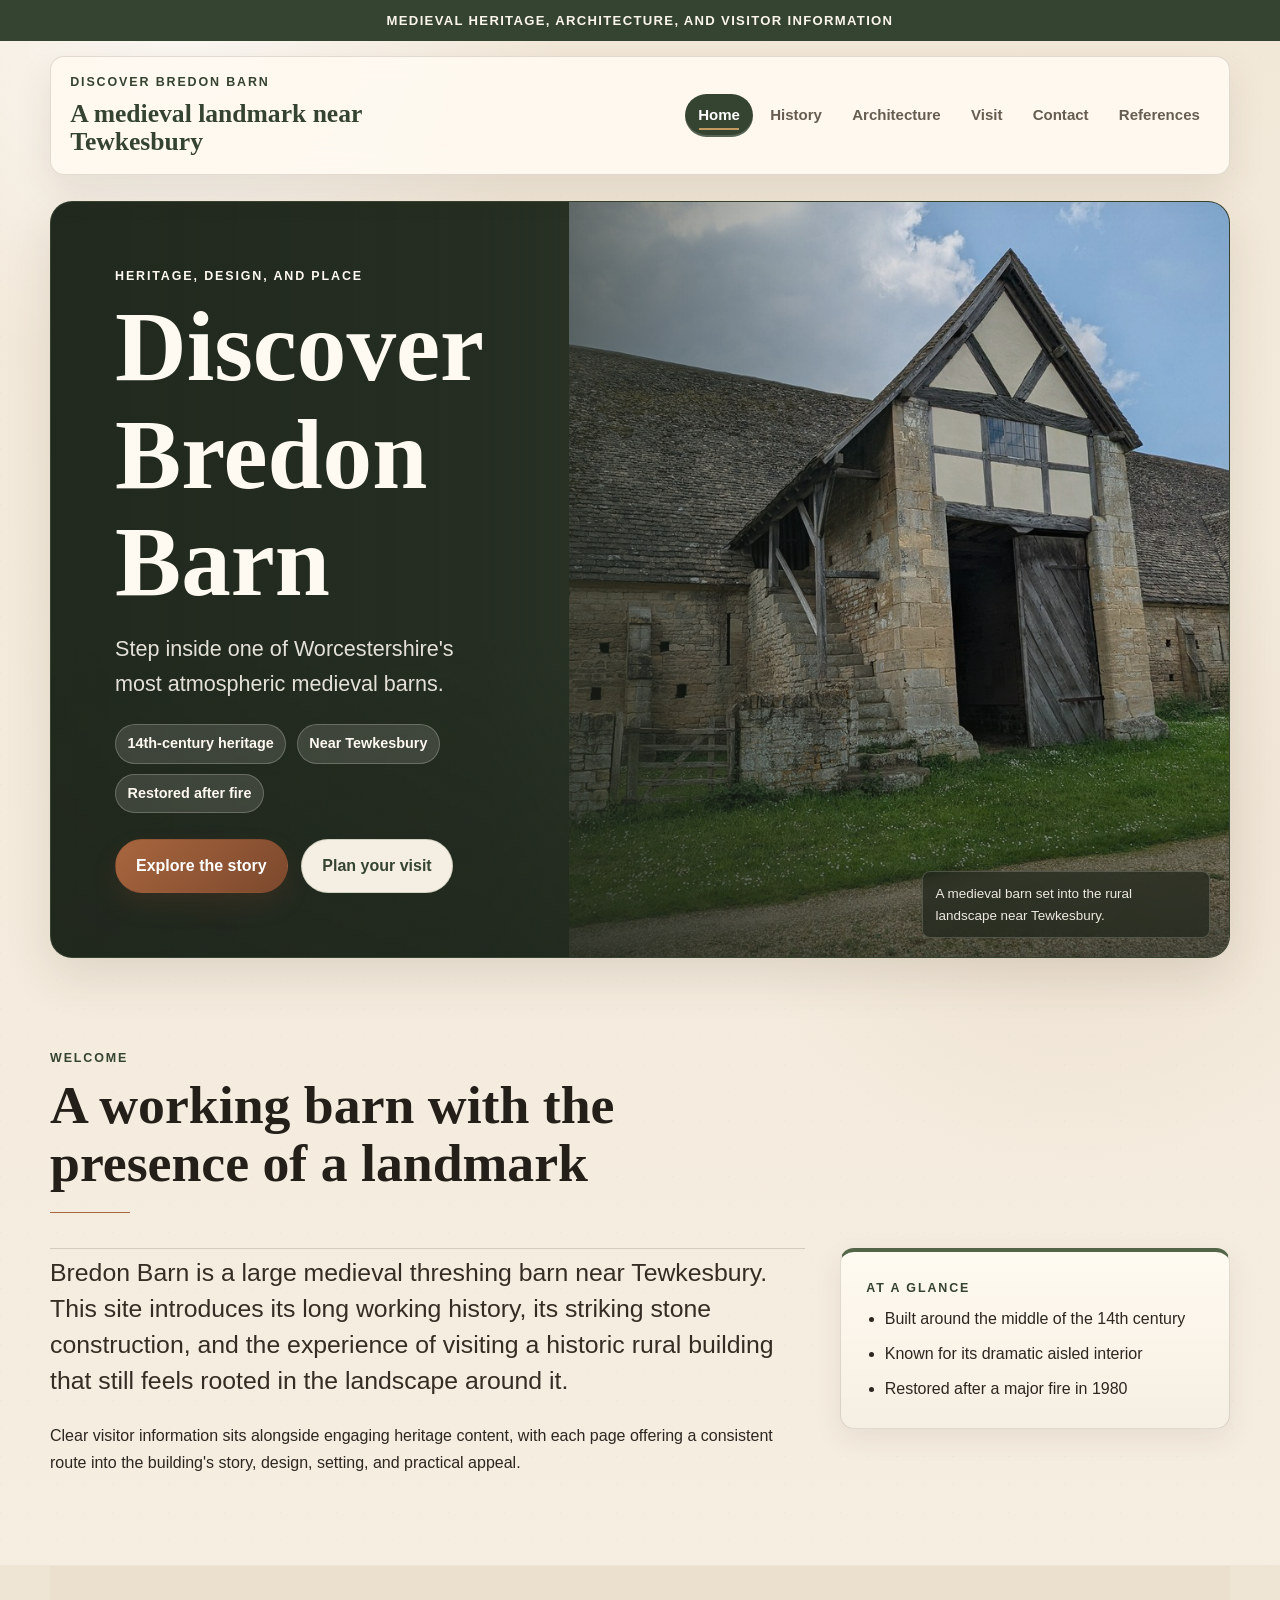
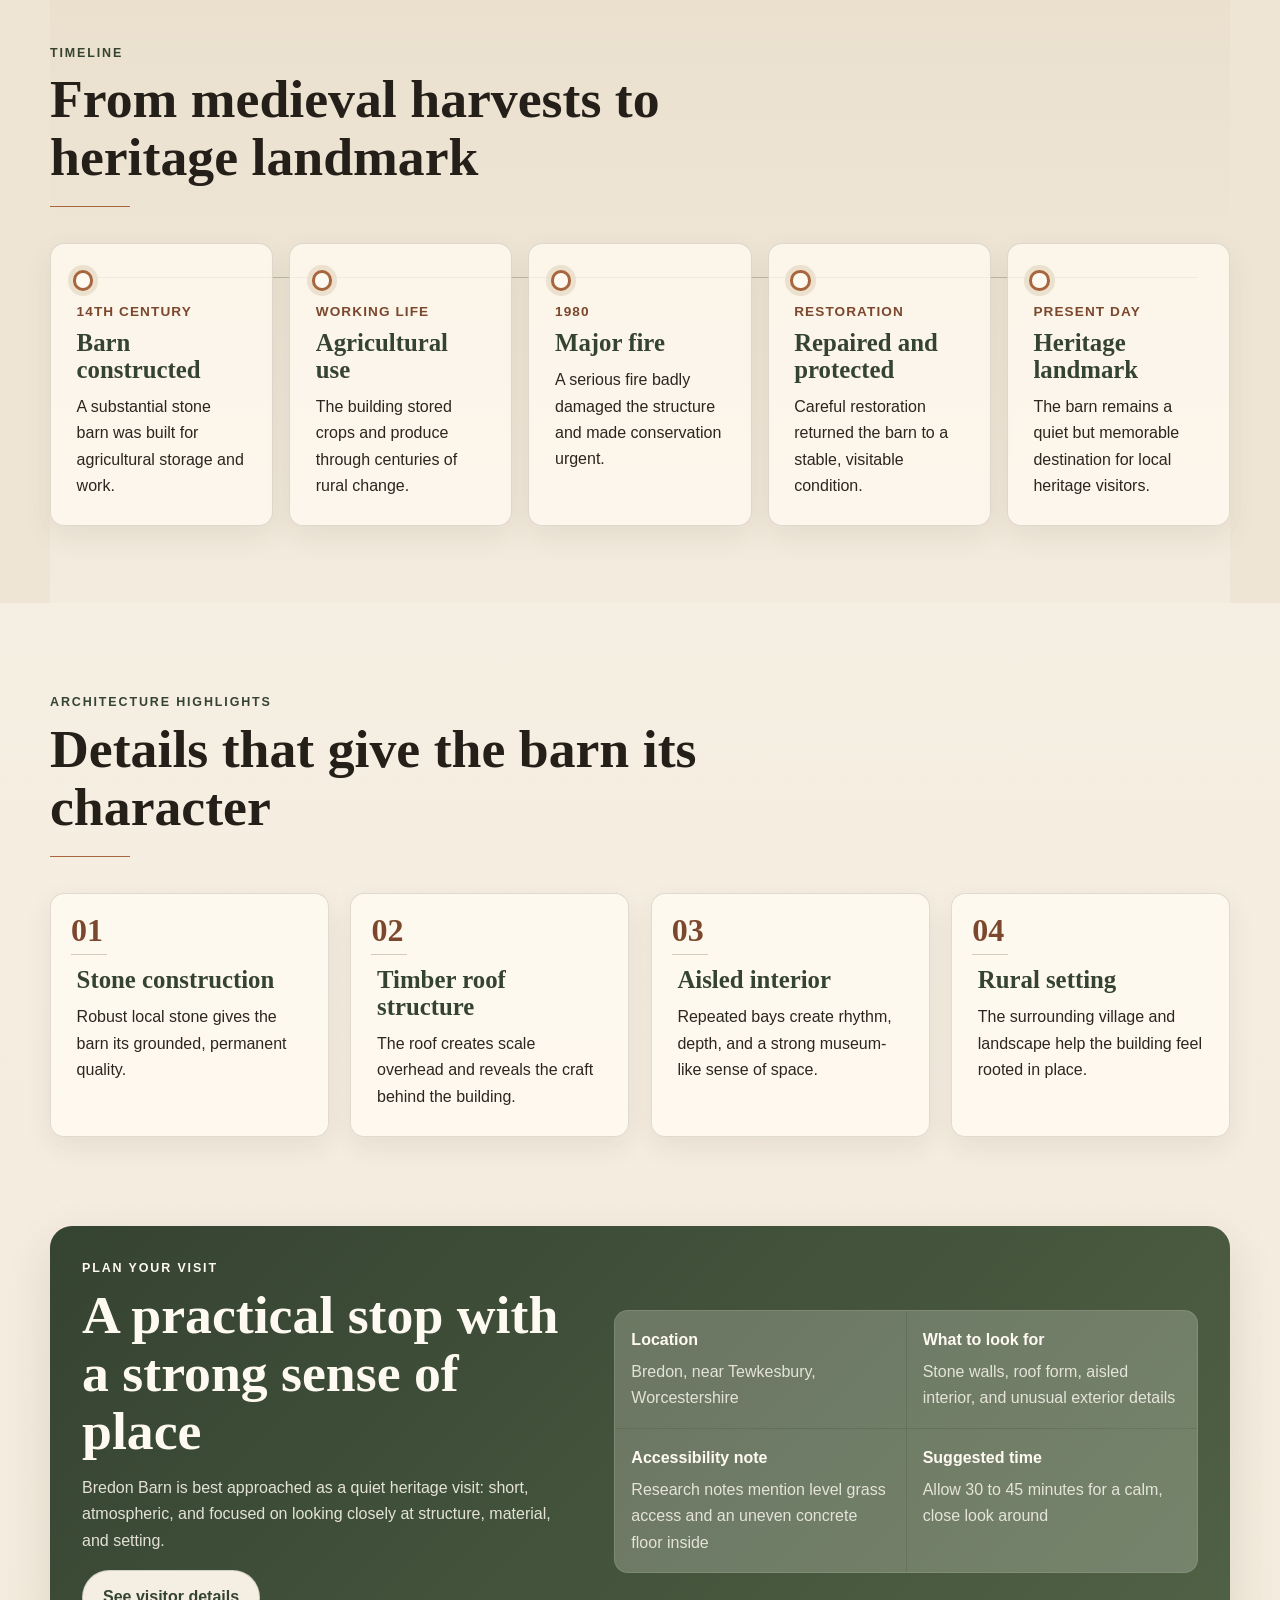
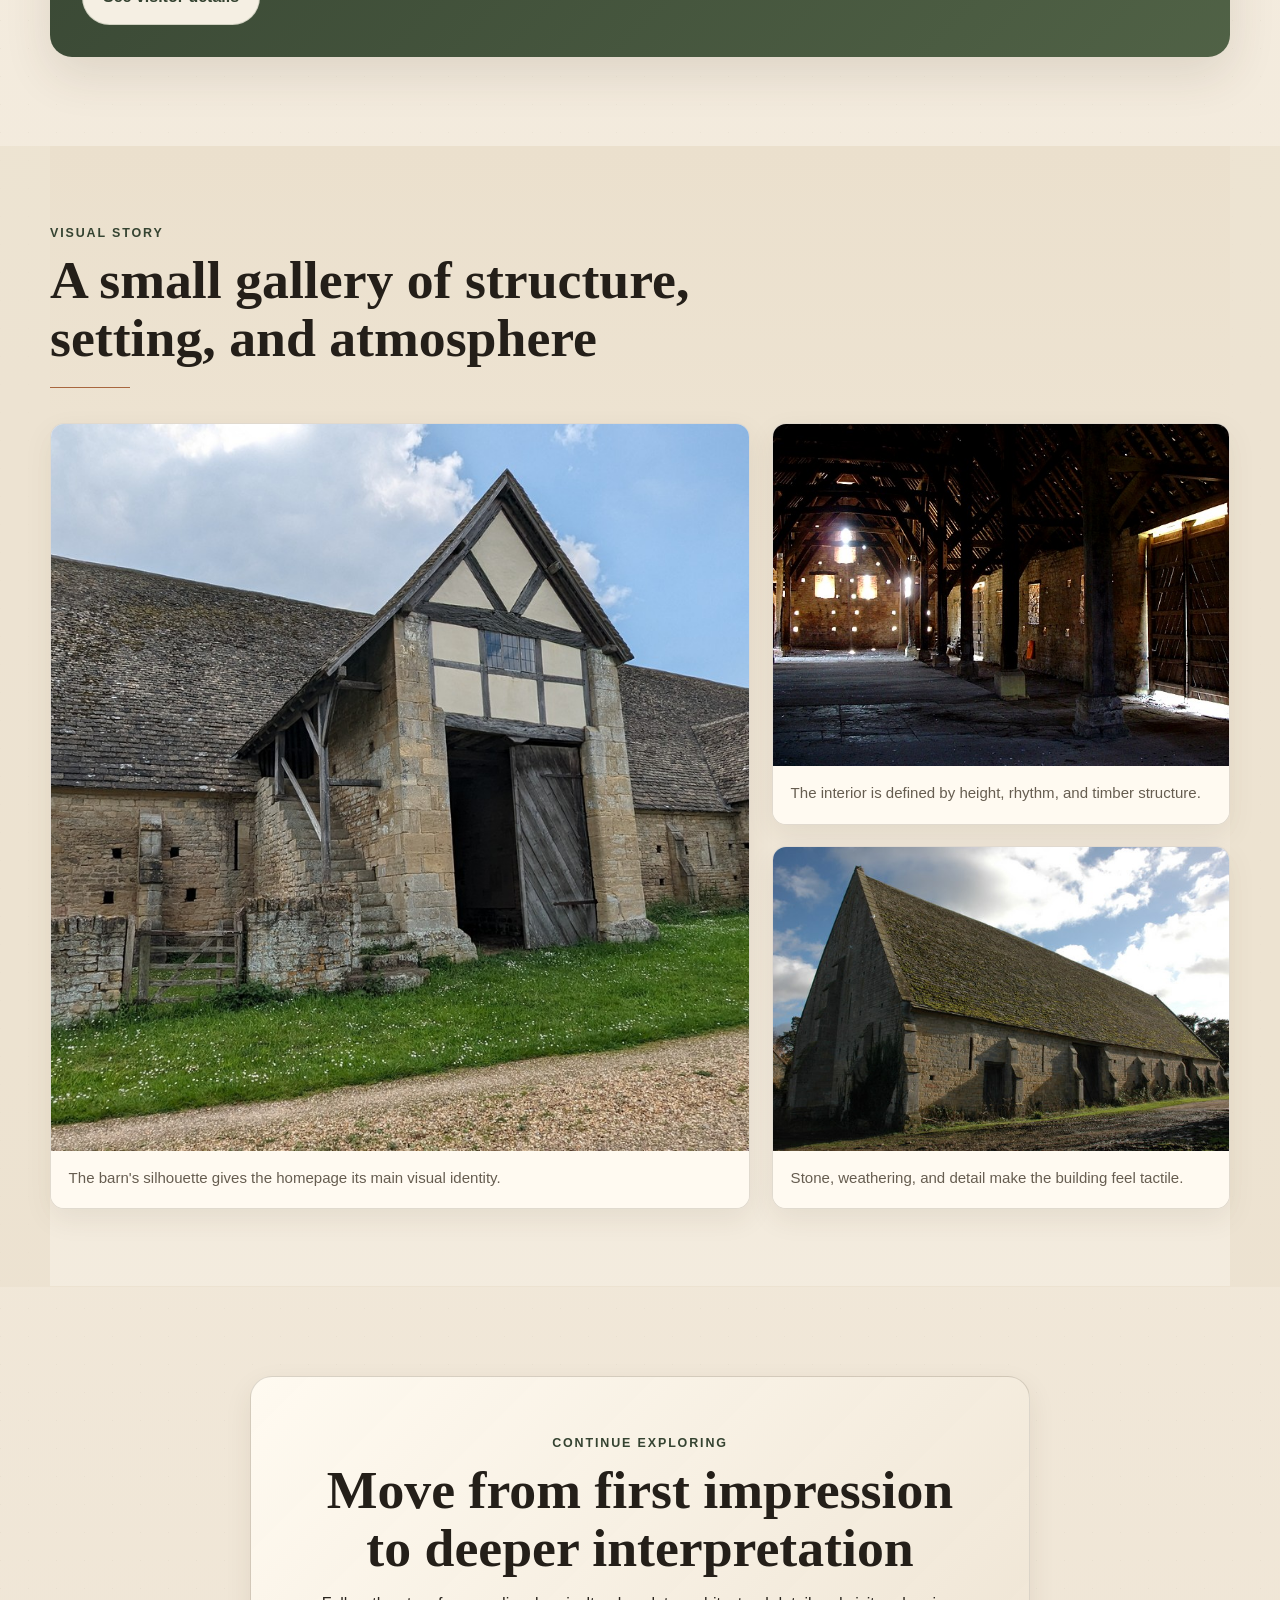
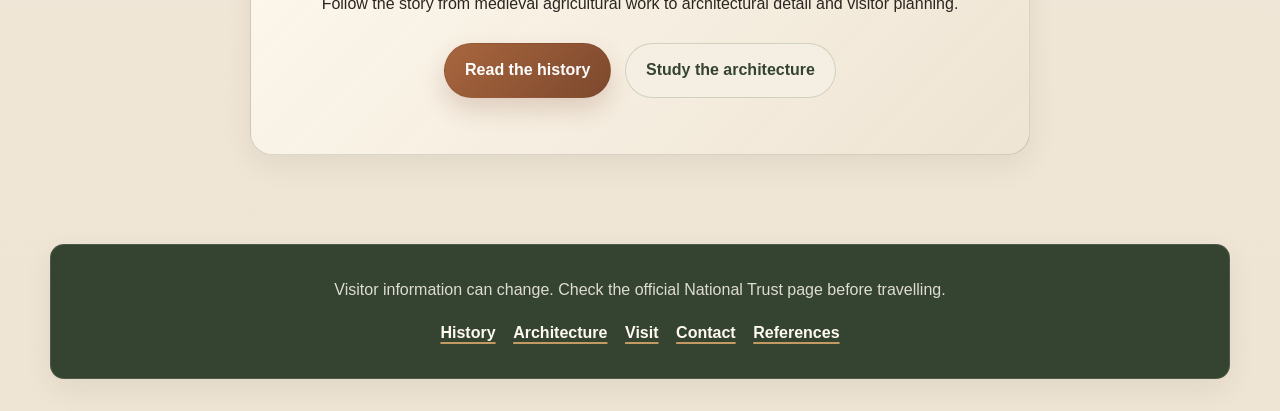
<file: index.html>
<!DOCTYPE html>
<html lang="en">
<head>
  <meta charset="UTF-8">
  <meta name="viewport" content="width=device-width, initial-scale=1.0">
  <title>Discover Bredon Barn | Home</title>
  <meta name="description" content="Discover Bredon Barn through its history, architecture, and visitor appeal.">
  <link rel="stylesheet" href="css/style.css">
</head>
<body>
  <a class="skip-link" href="#main-content">Skip to content</a>
  <div class="topbar">Medieval heritage, architecture, and visitor information</div>
  <header class="site-header">
    <div class="brand">
      <p class="eyebrow">Discover Bredon Barn</p>
      <a href="index.html">A medieval landmark near Tewkesbury</a>
    </div>
    <nav aria-label="Primary">
      <ul class="nav-list">
        <li><a aria-current="page" href="index.html">Home</a></li>
        <li><a href="history.html">History</a></li>
        <li><a href="architecture.html">Architecture</a></li>
        <li><a href="visit.html">Visit</a></li>
        <li><a href="contact.html">Contact</a></li>
        <li><a href="references.html">References</a></li>
      </ul>
    </nav>
  </header>

  <main id="main-content">
    <section class="hero hero-home" aria-labelledby="home-title">
      <div class="hero-copy">
        <p class="eyebrow">Heritage, design, and place</p>
        <h1 id="home-title">Discover Bredon Barn</h1>
        <p class="lead">Step inside one of Worcestershire's most atmospheric medieval barns.</p>
        <ul class="hero-meta" aria-label="Key details">
          <li>14th-century heritage</li>
          <li>Near Tewkesbury</li>
          <li>Restored after fire</li>
        </ul>
        <div class="button-row">
          <a class="button" href="history.html">Explore the story</a>
          <a class="button button-secondary" href="visit.html">Plan your visit</a>
        </div>
      </div>
      <figure class="hero-art">
        <img src="images/bredon-barn-exterior-3.jpg" alt="Exterior photograph of Bredon Barn in daylight">
        <figcaption>A medieval barn set into the rural landscape near Tewkesbury.</figcaption>
      </figure>
    </section>

    <section class="section section-intro">
      <div class="section-heading">
        <p class="eyebrow">Welcome</p>
        <h2>A working barn with the presence of a landmark</h2>
      </div>
      <div class="intro-layout">
        <div class="intro-copy">
          <p>Bredon Barn is a large medieval threshing barn near Tewkesbury. This site introduces its long working history, its striking stone construction, and the experience of visiting a historic rural building that still feels rooted in the landscape around it.</p>
          <p>Clear visitor information sits alongside engaging heritage content, with each page offering a consistent route into the building's story, design, setting, and practical appeal.</p>
        </div>
        <aside class="fact-panel fact-panel-feature">
          <p class="eyebrow">At a glance</p>
          <ul class="fact-list">
            <li>Built around the middle of the 14th century</li>
            <li>Known for its dramatic aisled interior</li>
            <li>Restored after a major fire in 1980</li>
          </ul>
        </aside>
      </div>
    </section>

    <section class="section section-muted">
      <div class="section-heading">
        <p class="eyebrow">Timeline</p>
        <h2>From medieval harvests to heritage landmark</h2>
      </div>
      <div class="timeline-list">
        <article class="timeline-item">
          <p class="timeline-date">14th century</p>
          <h3>Barn constructed</h3>
          <p>A substantial stone barn was built for agricultural storage and work.</p>
        </article>
        <article class="timeline-item">
          <p class="timeline-date">Working life</p>
          <h3>Agricultural use</h3>
          <p>The building stored crops and produce through centuries of rural change.</p>
        </article>
        <article class="timeline-item">
          <p class="timeline-date">1980</p>
          <h3>Major fire</h3>
          <p>A serious fire badly damaged the structure and made conservation urgent.</p>
        </article>
        <article class="timeline-item">
          <p class="timeline-date">Restoration</p>
          <h3>Repaired and protected</h3>
          <p>Careful restoration returned the barn to a stable, visitable condition.</p>
        </article>
        <article class="timeline-item">
          <p class="timeline-date">Present day</p>
          <h3>Heritage landmark</h3>
          <p>The barn remains a quiet but memorable destination for local heritage visitors.</p>
        </article>
      </div>
    </section>

    <section class="section">
      <div class="section-heading">
        <p class="eyebrow">Architecture highlights</p>
        <h2>Details that give the barn its character</h2>
      </div>
      <div class="highlight-grid">
        <article class="card highlight-card">
          <span class="card-marker" aria-hidden="true">01</span>
          <h3>Stone construction</h3>
          <p>Robust local stone gives the barn its grounded, permanent quality.</p>
        </article>
        <article class="card highlight-card">
          <span class="card-marker" aria-hidden="true">02</span>
          <h3>Timber roof structure</h3>
          <p>The roof creates scale overhead and reveals the craft behind the building.</p>
        </article>
        <article class="card highlight-card">
          <span class="card-marker" aria-hidden="true">03</span>
          <h3>Aisled interior</h3>
          <p>Repeated bays create rhythm, depth, and a strong museum-like sense of space.</p>
        </article>
        <article class="card highlight-card">
          <span class="card-marker" aria-hidden="true">04</span>
          <h3>Rural setting</h3>
          <p>The surrounding village and landscape help the building feel rooted in place.</p>
        </article>
      </div>
    </section>

    <section class="section section-visit-preview">
      <div class="visit-panel">
        <div>
          <p class="eyebrow">Plan your visit</p>
          <h2>A practical stop with a strong sense of place</h2>
          <p>Bredon Barn is best approached as a quiet heritage visit: short, atmospheric, and focused on looking closely at structure, material, and setting.</p>
          <a class="button button-secondary" href="visit.html">See visitor details</a>
        </div>
        <ul class="visit-details">
          <li>
            <strong>Location</strong>
            <span>Bredon, near Tewkesbury, Worcestershire</span>
          </li>
          <li>
            <strong>What to look for</strong>
            <span>Stone walls, roof form, aisled interior, and unusual exterior details</span>
          </li>
          <li>
            <strong>Accessibility note</strong>
            <span>Research notes mention level grass access and an uneven concrete floor inside</span>
          </li>
          <li>
            <strong>Suggested time</strong>
            <span>Allow 30 to 45 minutes for a calm, close look around</span>
          </li>
        </ul>
      </div>
    </section>

    <section class="section section-muted">
      <div class="section-heading">
        <p class="eyebrow">Visual story</p>
        <h2>A small gallery of structure, setting, and atmosphere</h2>
      </div>
      <div class="gallery-grid">
        <figure class="gallery-item gallery-item-large">
          <img src="images/bredon-barn-exterior-3.jpg" alt="Wide exterior view of Bredon Barn with its roof and stone walls">
          <figcaption>The barn's silhouette gives the homepage its main visual identity.</figcaption>
        </figure>
        <figure class="gallery-item">
          <img src="images/bredon-barn-interior-real.jpg" alt="Interior of Bredon Barn showing the height and timber structure">
          <figcaption>The interior is defined by height, rhythm, and timber structure.</figcaption>
        </figure>
        <figure class="gallery-item">
          <img src="images/bredon-barn-exterior-4.jpg" alt="Exterior detail photograph of Bredon Barn">
          <figcaption>Stone, weathering, and detail make the building feel tactile.</figcaption>
        </figure>
      </div>
    </section>

    <section class="section section-cta">
      <p class="eyebrow">Continue exploring</p>
      <h2>Move from first impression to deeper interpretation</h2>
      <p>Follow the story from medieval agricultural work to architectural detail and visitor planning.</p>
      <div class="button-row button-row-center">
        <a class="button" href="history.html">Read the history</a>
        <a class="button button-secondary" href="architecture.html">Study the architecture</a>
      </div>
    </section>
  </main>

  <footer class="site-footer">
    <p>Visitor information can change. Check the official National Trust page before travelling.</p>
    <ul class="footer-links">
      <li><a href="history.html">History</a></li>
      <li><a href="architecture.html">Architecture</a></li>
      <li><a href="visit.html">Visit</a></li>
      <li><a href="contact.html">Contact</a></li>
      <li><a href="references.html">References</a></li>
    </ul>
  </footer>
</body>
</html>
</file>
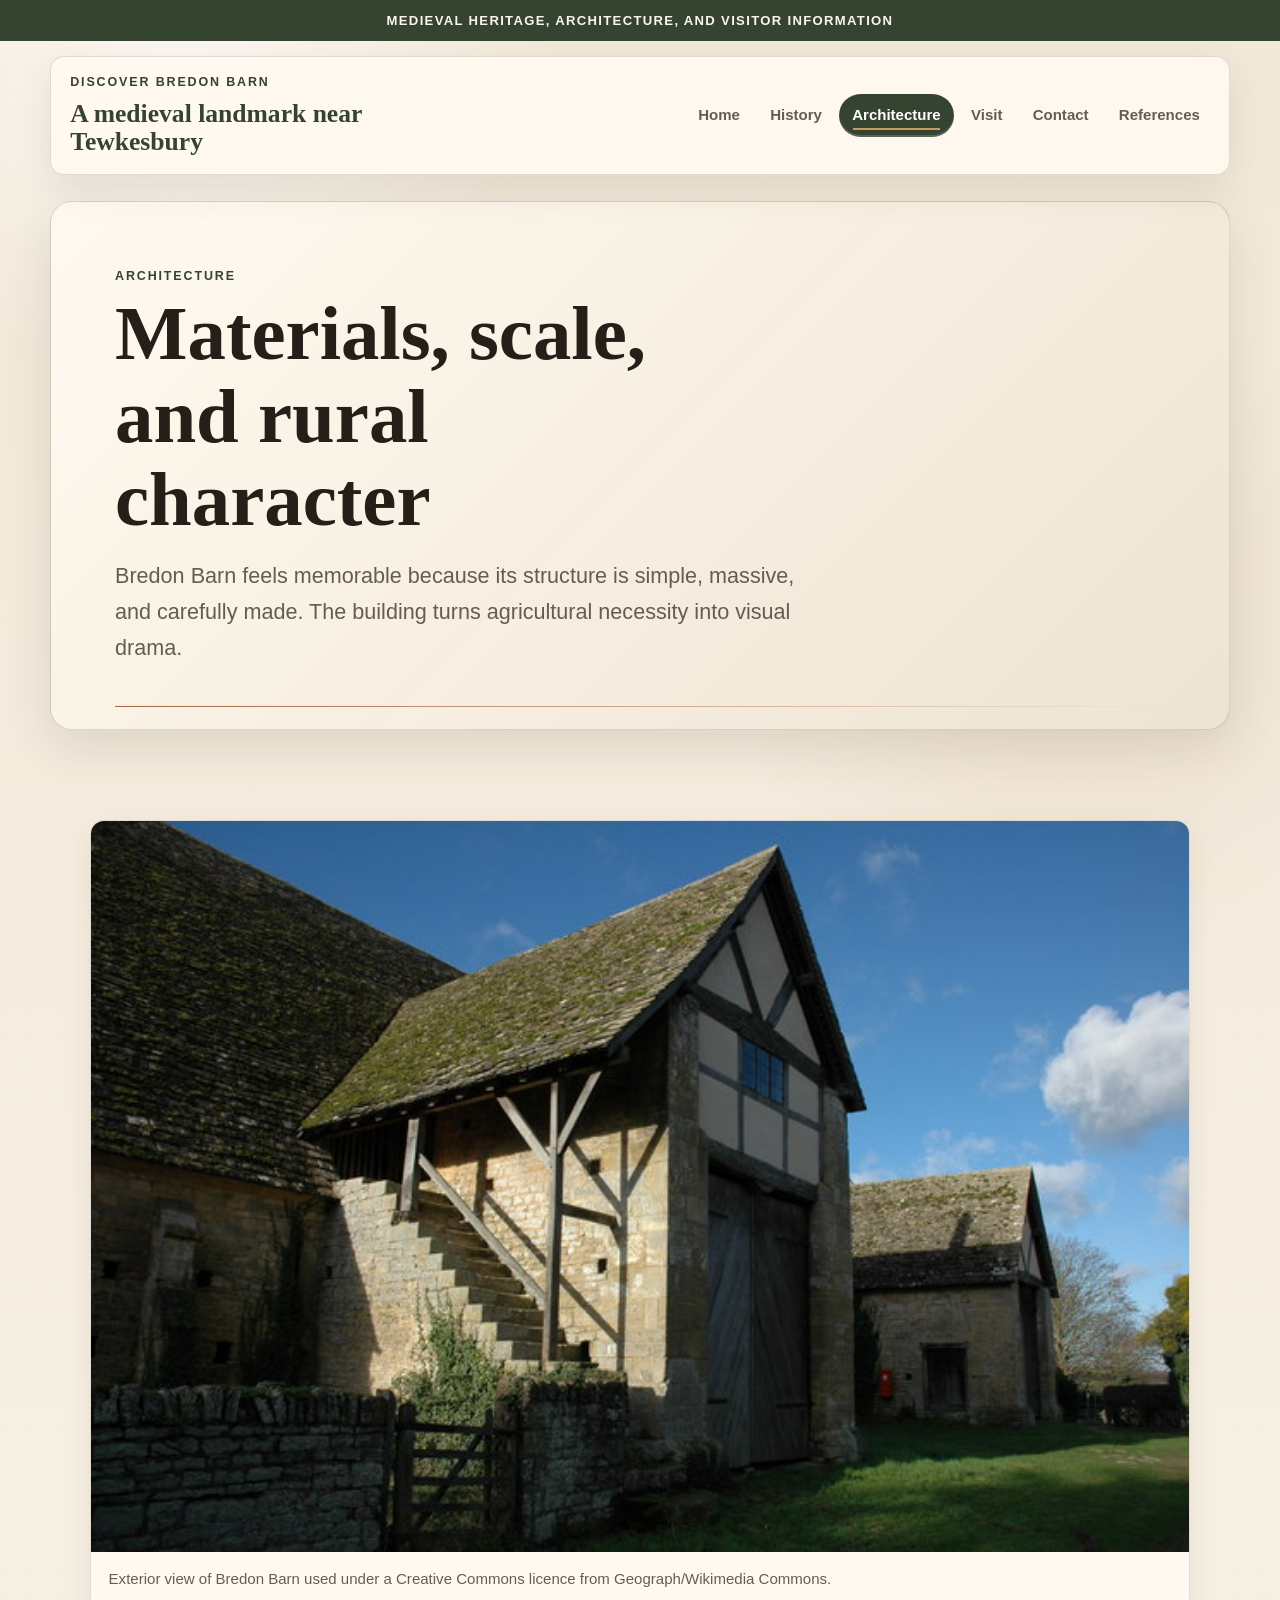
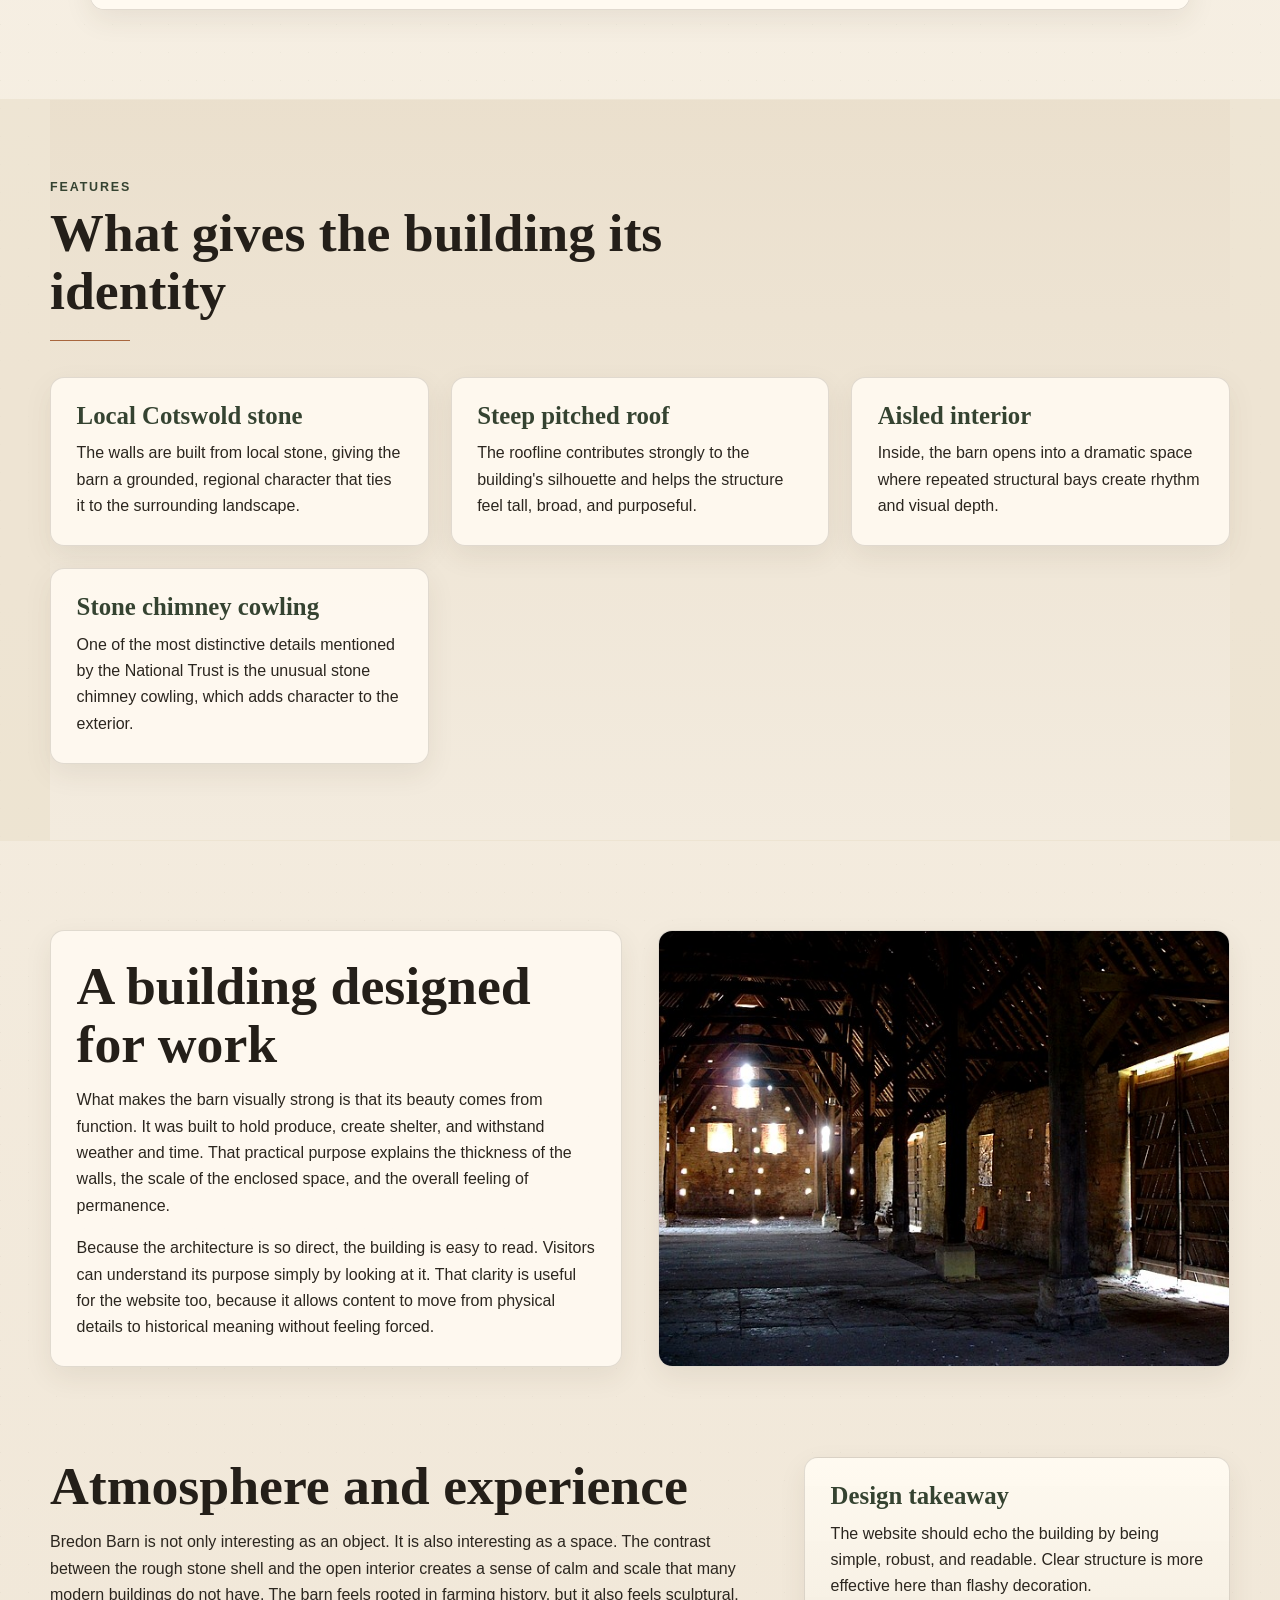
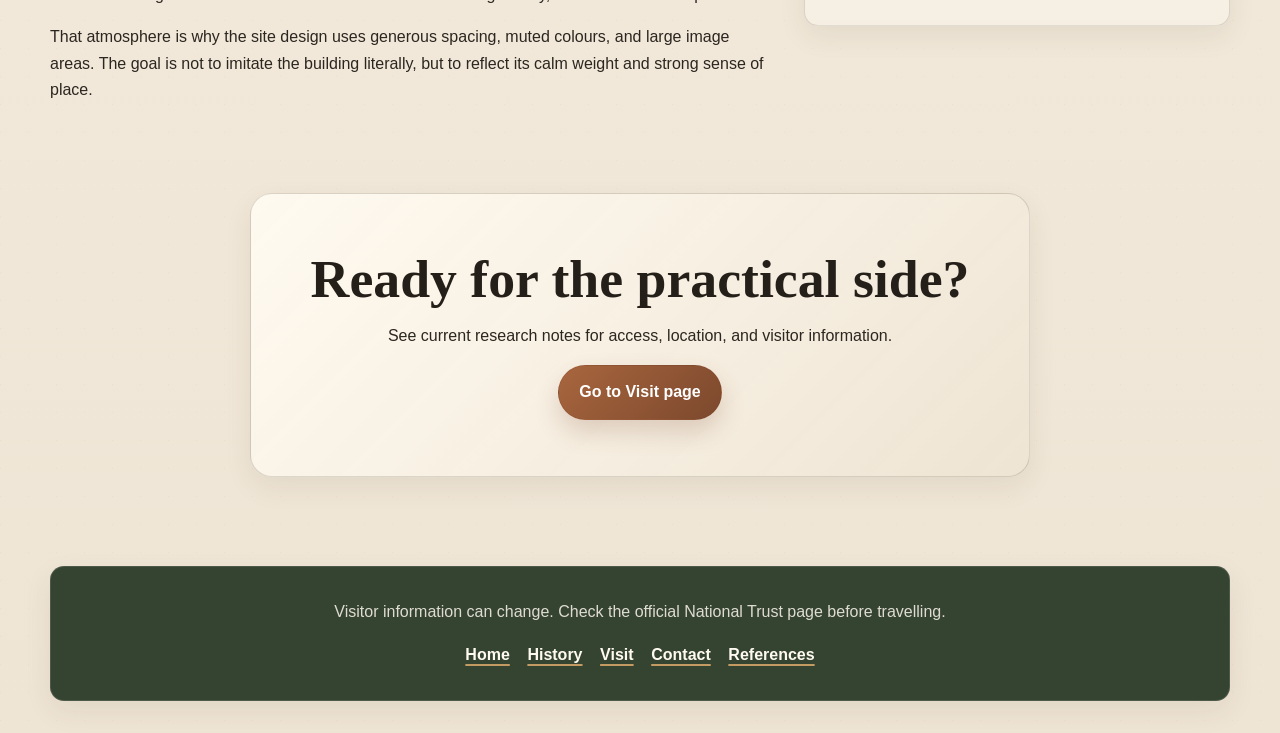
<file: architecture.html>
<!DOCTYPE html>
<html lang="en">
<head>
  <meta charset="UTF-8">
  <meta name="viewport" content="width=device-width, initial-scale=1.0">
  <title>Discover Bredon Barn | Architecture</title>
  <meta name="description" content="Study the materials, roof form, aisled interior, and character of Bredon Barn.">
  <link rel="stylesheet" href="css/style.css">
</head>
<body>
  <a class="skip-link" href="#main-content">Skip to content</a>
  <div class="topbar">Medieval heritage, architecture, and visitor information</div>
  <header class="site-header">
    <div class="brand">
      <p class="eyebrow">Discover Bredon Barn</p>
      <a href="index.html">A medieval landmark near Tewkesbury</a>
    </div>
    <nav aria-label="Primary">
      <ul class="nav-list">
        <li><a href="index.html">Home</a></li>
        <li><a href="history.html">History</a></li>
        <li><a aria-current="page" href="architecture.html">Architecture</a></li>
        <li><a href="visit.html">Visit</a></li>
        <li><a href="contact.html">Contact</a></li>
        <li><a href="references.html">References</a></li>
      </ul>
    </nav>
  </header>

  <main id="main-content">
    <section class="page-hero">
      <p class="eyebrow">Architecture</p>
      <h1>Materials, scale, and rural character</h1>
      <p class="lead">Bredon Barn feels memorable because its structure is simple, massive, and carefully made. The building turns agricultural necessity into visual drama.</p>
    </section>

    <section class="section">
      <figure class="full-image-card">
        <img src="images/bredon-barn-exterior-2.jpg" alt="Exterior photograph of Bredon Barn showing its stone walls and roofline">
        <figcaption>Exterior view of Bredon Barn used under a Creative Commons licence from Geograph/Wikimedia Commons.</figcaption>
      </figure>
    </section>

    <section class="section section-muted">
      <div class="section-heading">
        <p class="eyebrow">Features</p>
        <h2>What gives the building its identity</h2>
      </div>
      <div class="card-grid">
        <article class="card">
          <h3>Local Cotswold stone</h3>
          <p>The walls are built from local stone, giving the barn a grounded, regional character that ties it to the surrounding landscape.</p>
        </article>
        <article class="card">
          <h3>Steep pitched roof</h3>
          <p>The roofline contributes strongly to the building's silhouette and helps the structure feel tall, broad, and purposeful.</p>
        </article>
        <article class="card">
          <h3>Aisled interior</h3>
          <p>Inside, the barn opens into a dramatic space where repeated structural bays create rhythm and visual depth.</p>
        </article>
        <article class="card">
          <h3>Stone chimney cowling</h3>
          <p>One of the most distinctive details mentioned by the National Trust is the unusual stone chimney cowling, which adds character to the exterior.</p>
        </article>
      </div>
    </section>

    <section class="section">
      <div class="feature-band">
        <div class="feature-copy">
          <h2>A building designed for work</h2>
          <p>What makes the barn visually strong is that its beauty comes from function. It was built to hold produce, create shelter, and withstand weather and time. That practical purpose explains the thickness of the walls, the scale of the enclosed space, and the overall feeling of permanence.</p>
          <p>Because the architecture is so direct, the building is easy to read. Visitors can understand its purpose simply by looking at it. That clarity is useful for the website too, because it allows content to move from physical details to historical meaning without feeling forced.</p>
        </div>
        <div class="feature-image">
          <img src="images/bredon-barn-interior-real.jpg" alt="Interior photograph of Bredon Barn showing the aisle and roof structure">
        </div>
      </div>
    </section>

    <section class="section">
      <div class="split-layout">
        <div>
          <h2>Atmosphere and experience</h2>
          <p>Bredon Barn is not only interesting as an object. It is also interesting as a space. The contrast between the rough stone shell and the open interior creates a sense of calm and scale that many modern buildings do not have. The barn feels rooted in farming history, but it also feels sculptural.</p>
          <p>That atmosphere is why the site design uses generous spacing, muted colours, and large image areas. The goal is not to imitate the building literally, but to reflect its calm weight and strong sense of place.</p>
        </div>
        <aside class="fact-panel">
          <h3>Design takeaway</h3>
          <p>The website should echo the building by being simple, robust, and readable. Clear structure is more effective here than flashy decoration.</p>
        </aside>
      </div>
    </section>

    <section class="section section-cta">
      <h2>Ready for the practical side?</h2>
      <p>See current research notes for access, location, and visitor information.</p>
      <a class="button" href="visit.html">Go to Visit page</a>
    </section>
  </main>

  <footer class="site-footer">
    <p>Visitor information can change. Check the official National Trust page before travelling.</p>
    <ul class="footer-links">
      <li><a href="index.html">Home</a></li>
      <li><a href="history.html">History</a></li>
      <li><a href="visit.html">Visit</a></li>
      <li><a href="contact.html">Contact</a></li>
      <li><a href="references.html">References</a></li>
    </ul>
  </footer>
</body>
</html>
</file>
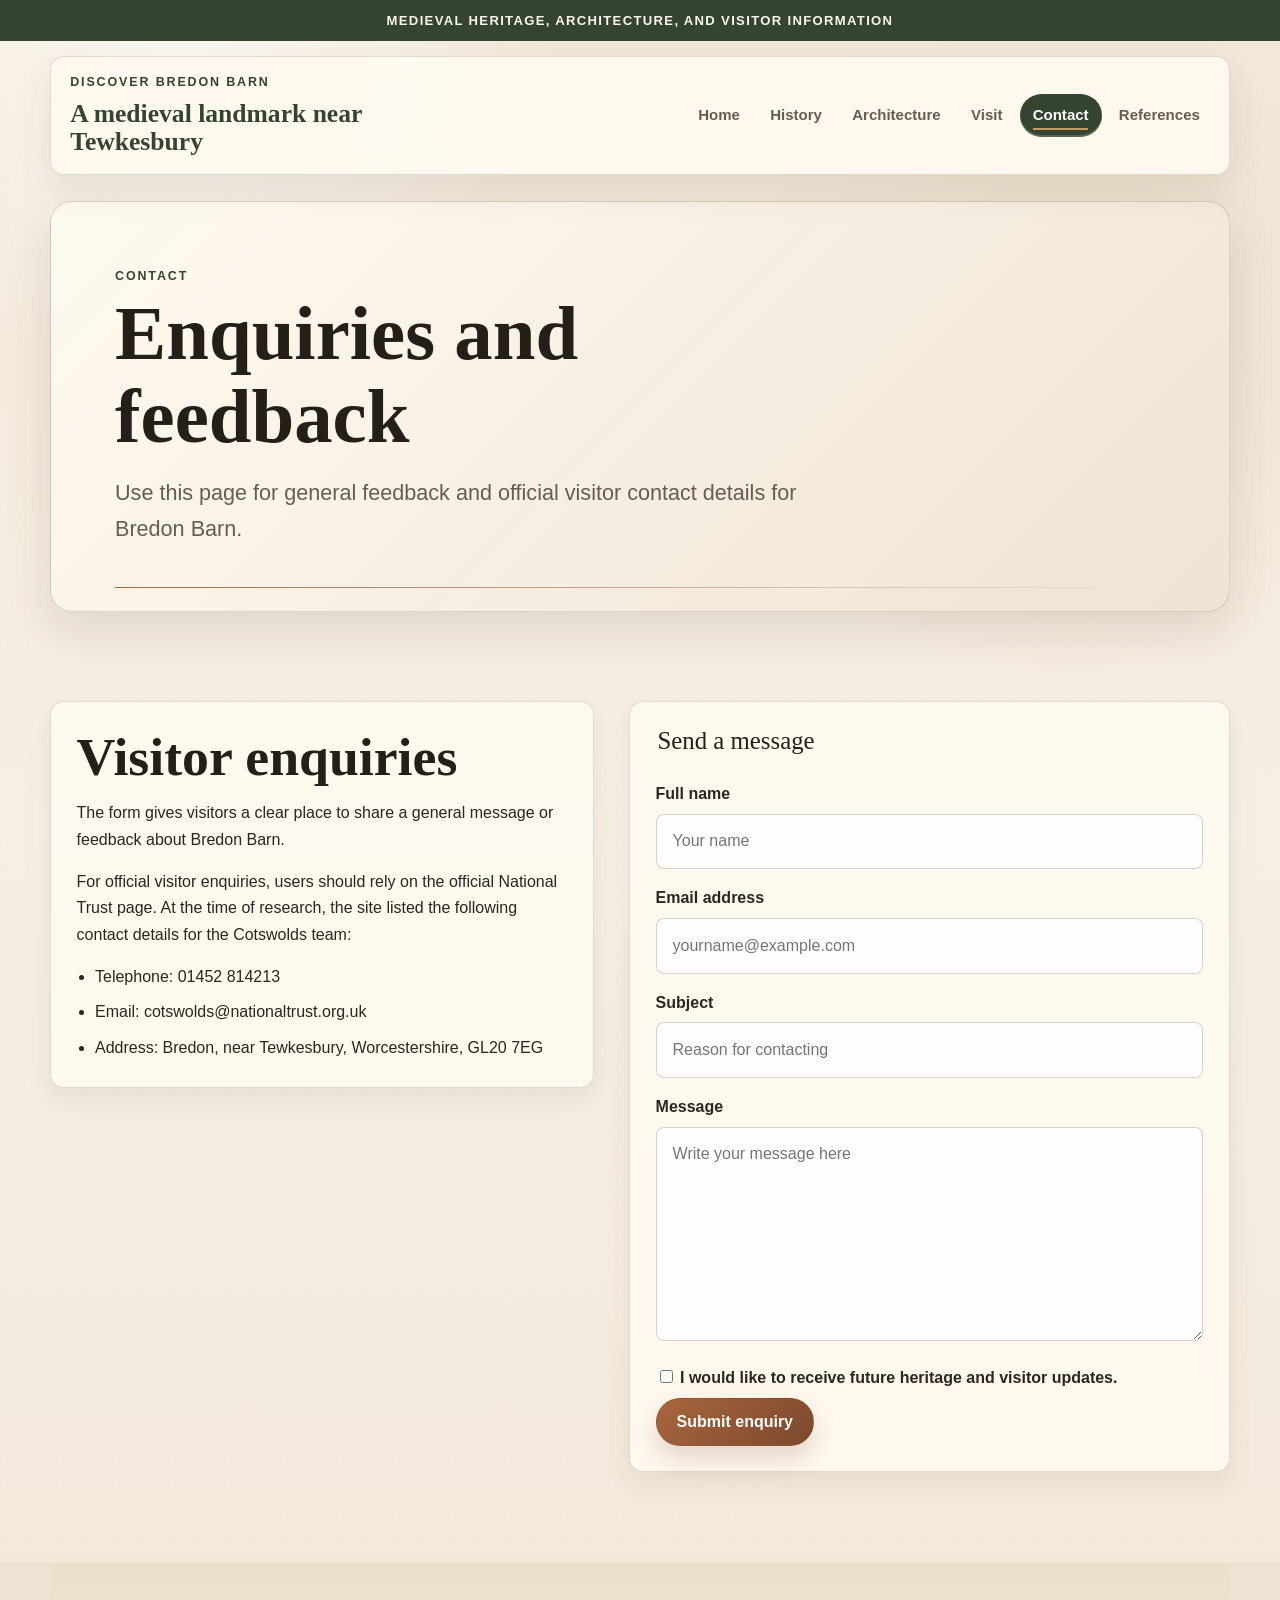
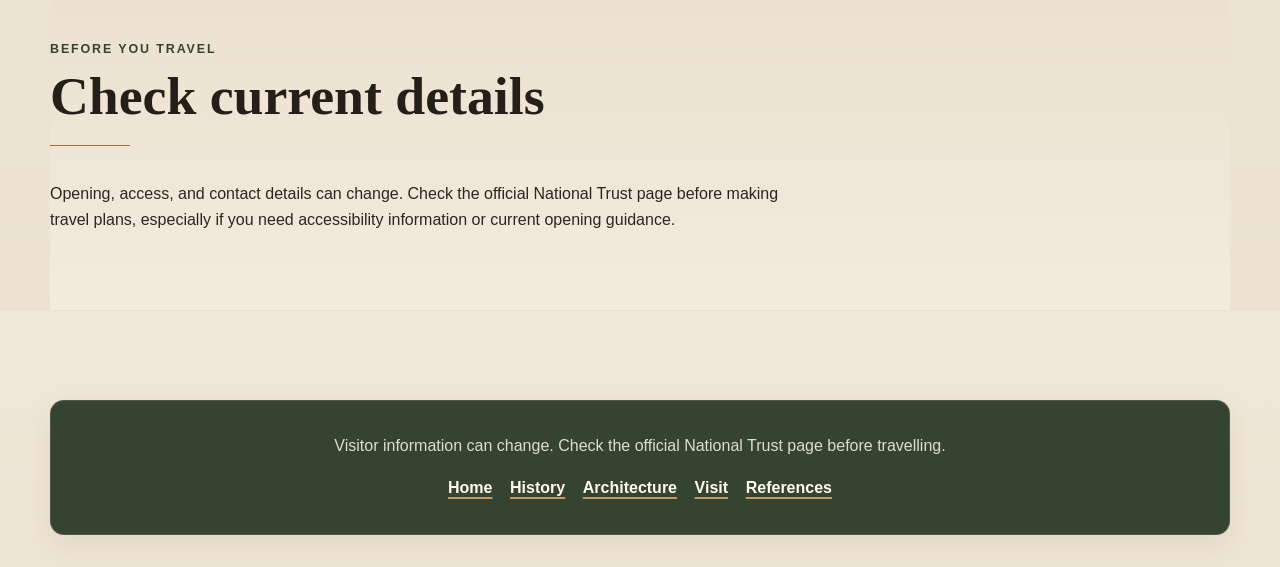
<file: contact.html>
<!DOCTYPE html>
<html lang="en">
<head>
  <meta charset="UTF-8">
  <meta name="viewport" content="width=device-width, initial-scale=1.0">
  <title>Discover Bredon Barn | Contact</title>
  <meta name="description" content="Contact page for enquiries, feedback, and official visitor contact details for Bredon Barn.">
  <link rel="stylesheet" href="css/style.css">
</head>
<body>
  <a class="skip-link" href="#main-content">Skip to content</a>
  <div class="topbar">Medieval heritage, architecture, and visitor information</div>
  <header class="site-header">
    <div class="brand">
      <p class="eyebrow">Discover Bredon Barn</p>
      <a href="index.html">A medieval landmark near Tewkesbury</a>
    </div>
    <nav aria-label="Primary">
      <ul class="nav-list">
        <li><a href="index.html">Home</a></li>
        <li><a href="history.html">History</a></li>
        <li><a href="architecture.html">Architecture</a></li>
        <li><a href="visit.html">Visit</a></li>
        <li><a aria-current="page" href="contact.html">Contact</a></li>
        <li><a href="references.html">References</a></li>
      </ul>
    </nav>
  </header>

  <main id="main-content">
    <section class="page-hero">
      <p class="eyebrow">Contact</p>
      <h1>Enquiries and feedback</h1>
      <p class="lead">Use this page for general feedback and official visitor contact details for Bredon Barn.</p>
    </section>

    <section class="section">
      <div class="contact-grid">
        <div class="contact-info">
          <h2>Visitor enquiries</h2>
          <p>The form gives visitors a clear place to share a general message or feedback about Bredon Barn.</p>
          <p>For official visitor enquiries, users should rely on the official National Trust page. At the time of research, the site listed the following contact details for the Cotswolds team:</p>
          <ul class="fact-list">
            <li>Telephone: 01452 814213</li>
            <li>Email: cotswolds@nationaltrust.org.uk</li>
            <li>Address: Bredon, near Tewkesbury, Worcestershire, GL20 7EG</li>
          </ul>
        </div>

        <form class="contact-form" action="#" method="get">
          <fieldset>
            <legend>Send a message</legend>

            <label for="name">Full name</label>
            <input id="name" name="name" type="text" placeholder="Your name">

            <label for="email">Email address</label>
            <input id="email" name="email" type="email" placeholder="yourname@example.com">

            <label for="subject">Subject</label>
            <input id="subject" name="subject" type="text" placeholder="Reason for contacting">

            <label for="message">Message</label>
            <textarea id="message" name="message" rows="7" placeholder="Write your message here"></textarea>

            <label class="checkbox-row" for="updates">
              <input id="updates" name="updates" type="checkbox">
              <span>I would like to receive future heritage and visitor updates.</span>
            </label>

            <button class="button" type="submit">Submit enquiry</button>
          </fieldset>
        </form>
      </div>
    </section>

    <section class="section section-muted">
      <div class="section-heading">
        <p class="eyebrow">Before you travel</p>
        <h2>Check current details</h2>
      </div>
      <div class="narrow-copy">
        <p>Opening, access, and contact details can change. Check the official National Trust page before making travel plans, especially if you need accessibility information or current opening guidance.</p>
      </div>
    </section>
  </main>

  <footer class="site-footer">
    <p>Visitor information can change. Check the official National Trust page before travelling.</p>
    <ul class="footer-links">
      <li><a href="index.html">Home</a></li>
      <li><a href="history.html">History</a></li>
      <li><a href="architecture.html">Architecture</a></li>
      <li><a href="visit.html">Visit</a></li>
      <li><a href="references.html">References</a></li>
    </ul>
  </footer>
</body>
</html>
</file>
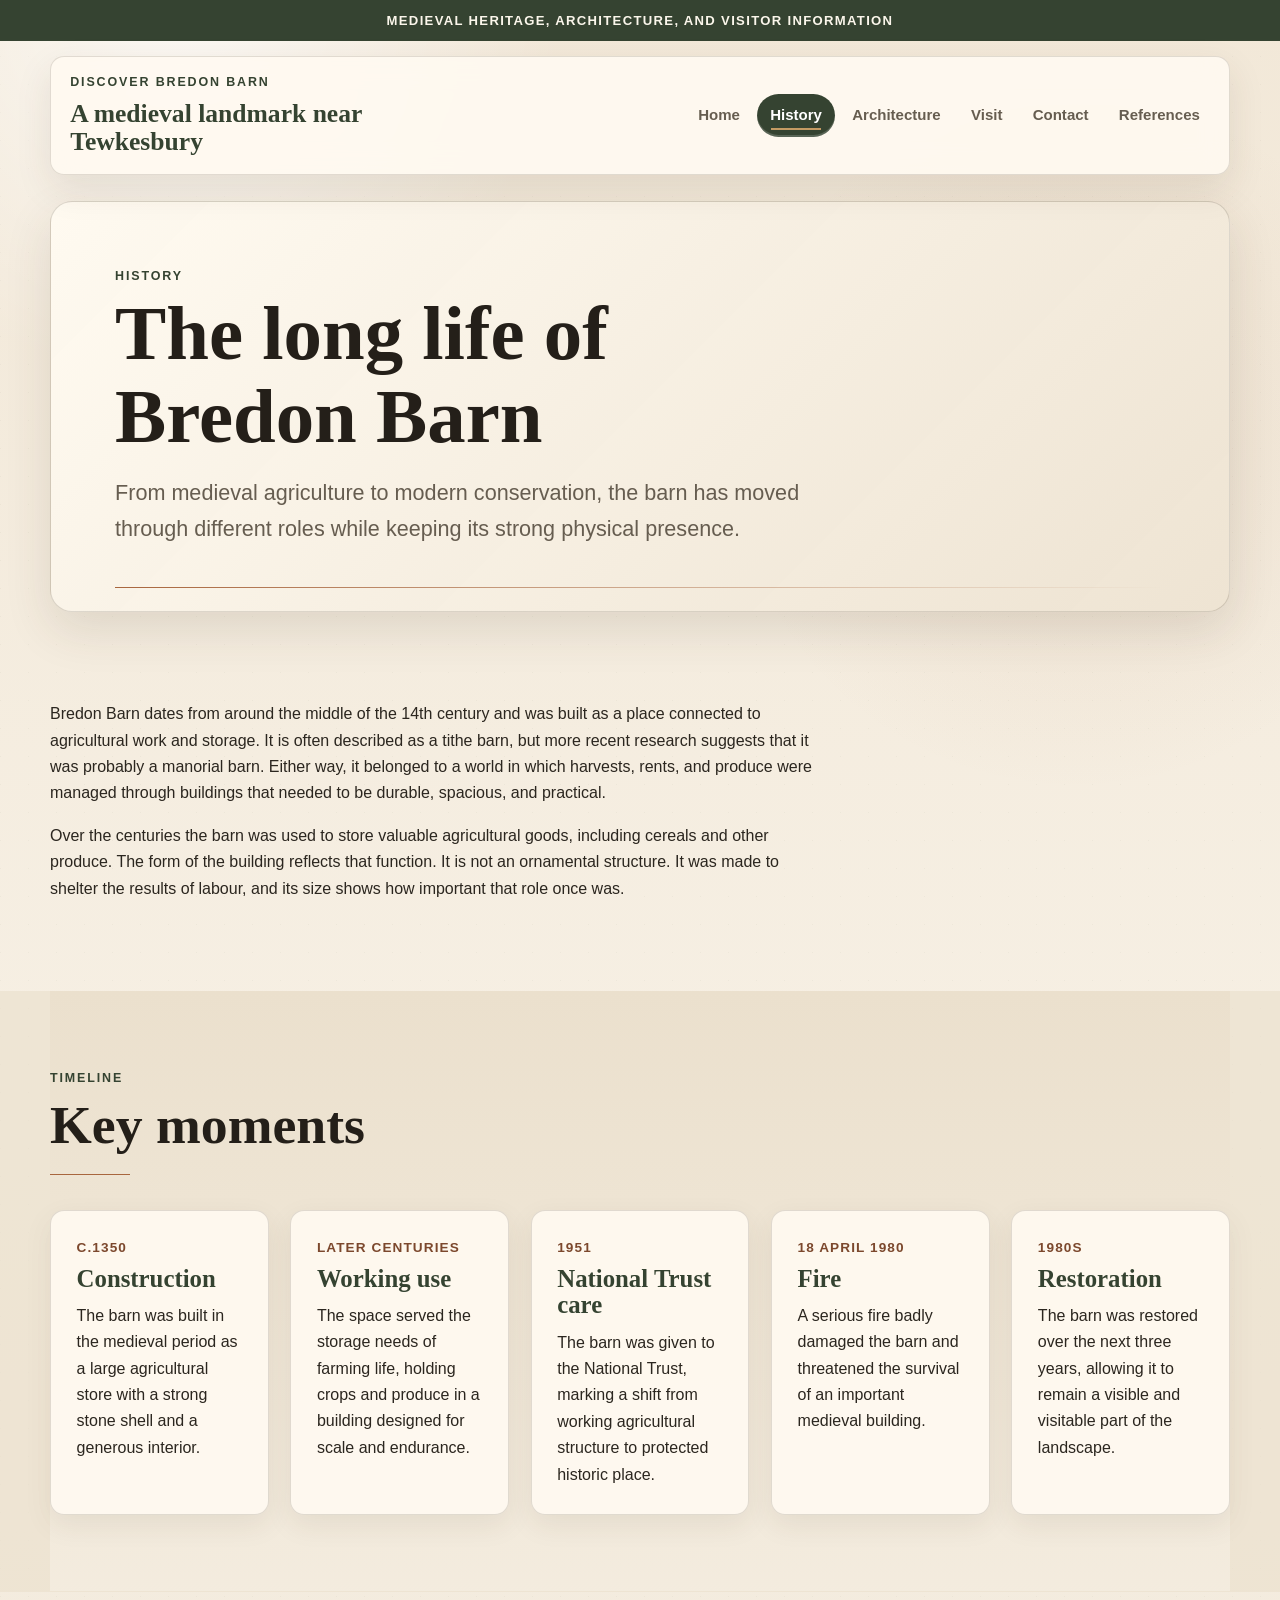
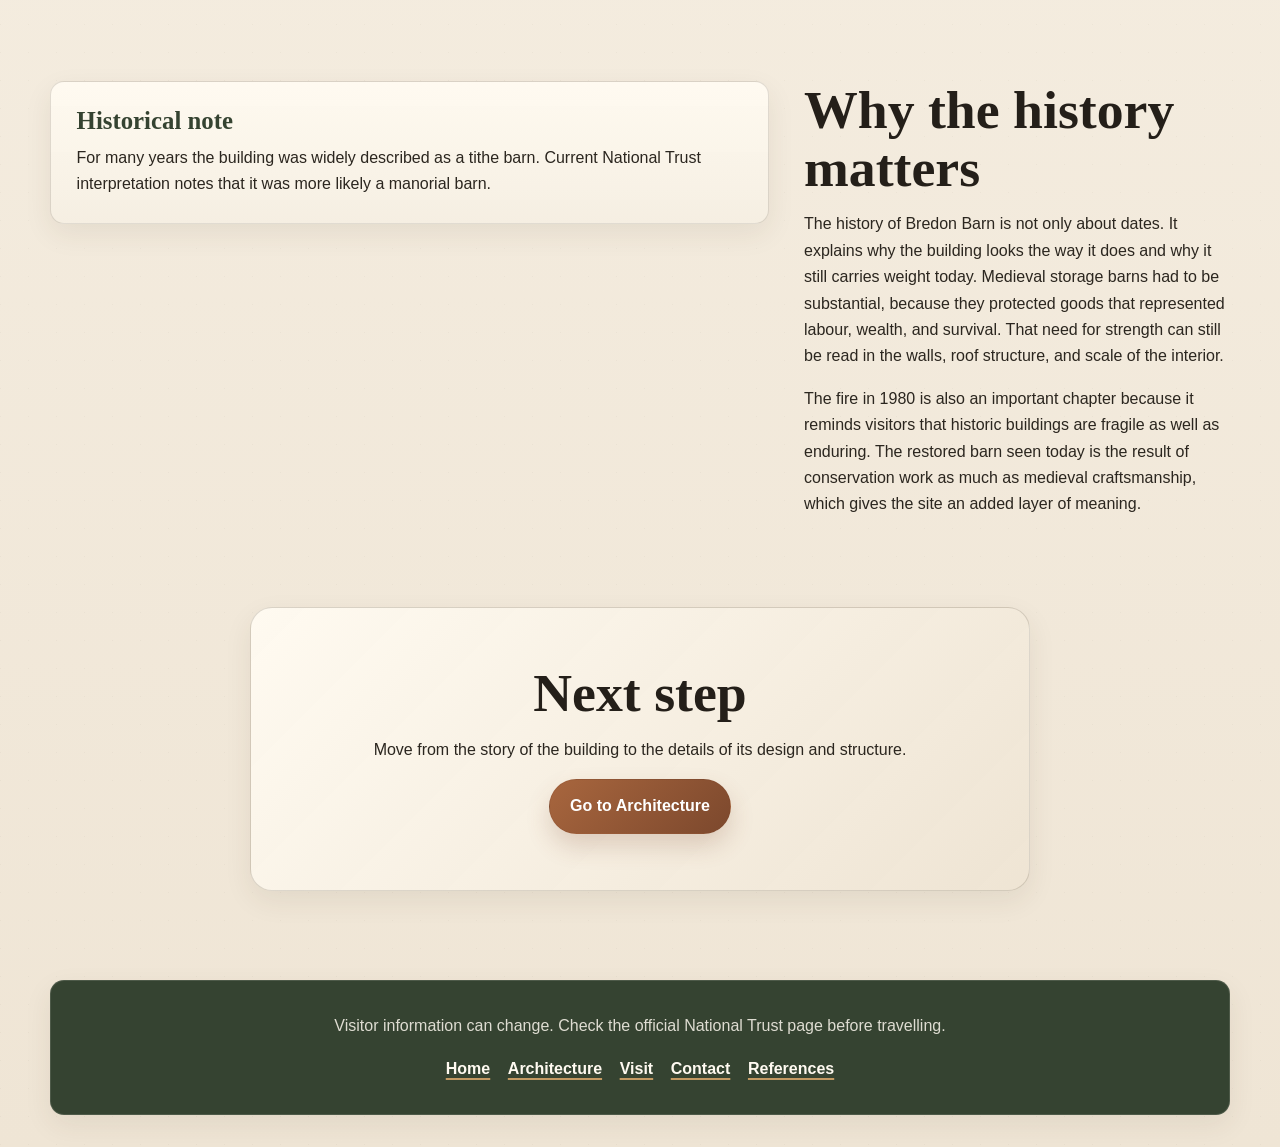
<file: history.html>
<!DOCTYPE html>
<html lang="en">
<head>
  <meta charset="UTF-8">
  <meta name="viewport" content="width=device-width, initial-scale=1.0">
  <title>Discover Bredon Barn | History</title>
  <meta name="description" content="Explore the history of Bredon Barn from its 14th-century origins to its restoration after the 1980 fire.">
  <link rel="stylesheet" href="css/style.css">
</head>
<body>
  <a class="skip-link" href="#main-content">Skip to content</a>
  <div class="topbar">Medieval heritage, architecture, and visitor information</div>
  <header class="site-header">
    <div class="brand">
      <p class="eyebrow">Discover Bredon Barn</p>
      <a href="index.html">A medieval landmark near Tewkesbury</a>
    </div>
    <nav aria-label="Primary">
      <ul class="nav-list">
        <li><a href="index.html">Home</a></li>
        <li><a aria-current="page" href="history.html">History</a></li>
        <li><a href="architecture.html">Architecture</a></li>
        <li><a href="visit.html">Visit</a></li>
        <li><a href="contact.html">Contact</a></li>
        <li><a href="references.html">References</a></li>
      </ul>
    </nav>
  </header>

  <main id="main-content">
    <section class="page-hero">
      <p class="eyebrow">History</p>
      <h1>The long life of Bredon Barn</h1>
      <p class="lead">From medieval agriculture to modern conservation, the barn has moved through different roles while keeping its strong physical presence.</p>
    </section>

    <section class="section">
      <div class="narrow-copy">
        <p>Bredon Barn dates from around the middle of the 14th century and was built as a place connected to agricultural work and storage. It is often described as a tithe barn, but more recent research suggests that it was probably a manorial barn. Either way, it belonged to a world in which harvests, rents, and produce were managed through buildings that needed to be durable, spacious, and practical.</p>
        <p>Over the centuries the barn was used to store valuable agricultural goods, including cereals and other produce. The form of the building reflects that function. It is not an ornamental structure. It was made to shelter the results of labour, and its size shows how important that role once was.</p>
      </div>
    </section>

    <section class="section section-muted">
      <div class="section-heading">
        <p class="eyebrow">Timeline</p>
        <h2>Key moments</h2>
      </div>
      <div class="timeline-grid">
        <article class="timeline-item">
          <p class="timeline-date">c.1350</p>
          <h3>Construction</h3>
          <p>The barn was built in the medieval period as a large agricultural store with a strong stone shell and a generous interior.</p>
        </article>
        <article class="timeline-item">
          <p class="timeline-date">Later centuries</p>
          <h3>Working use</h3>
          <p>The space served the storage needs of farming life, holding crops and produce in a building designed for scale and endurance.</p>
        </article>
        <article class="timeline-item">
          <p class="timeline-date">1951</p>
          <h3>National Trust care</h3>
          <p>The barn was given to the National Trust, marking a shift from working agricultural structure to protected historic place.</p>
        </article>
        <article class="timeline-item">
          <p class="timeline-date">18 April 1980</p>
          <h3>Fire</h3>
          <p>A serious fire badly damaged the barn and threatened the survival of an important medieval building.</p>
        </article>
        <article class="timeline-item">
          <p class="timeline-date">1980s</p>
          <h3>Restoration</h3>
          <p>The barn was restored over the next three years, allowing it to remain a visible and visitable part of the landscape.</p>
        </article>
      </div>
    </section>

    <section class="section">
      <div class="split-layout">
        <aside class="fact-panel">
          <h3>Historical note</h3>
          <p>For many years the building was widely described as a tithe barn. Current National Trust interpretation notes that it was more likely a manorial barn.</p>
        </aside>
        <div>
          <h2>Why the history matters</h2>
          <p>The history of Bredon Barn is not only about dates. It explains why the building looks the way it does and why it still carries weight today. Medieval storage barns had to be substantial, because they protected goods that represented labour, wealth, and survival. That need for strength can still be read in the walls, roof structure, and scale of the interior.</p>
          <p>The fire in 1980 is also an important chapter because it reminds visitors that historic buildings are fragile as well as enduring. The restored barn seen today is the result of conservation work as much as medieval craftsmanship, which gives the site an added layer of meaning.</p>
        </div>
      </div>
    </section>

    <section class="section section-cta">
      <h2>Next step</h2>
      <p>Move from the story of the building to the details of its design and structure.</p>
      <a class="button" href="architecture.html">Go to Architecture</a>
    </section>
  </main>

  <footer class="site-footer">
    <p>Visitor information can change. Check the official National Trust page before travelling.</p>
    <ul class="footer-links">
      <li><a href="index.html">Home</a></li>
      <li><a href="architecture.html">Architecture</a></li>
      <li><a href="visit.html">Visit</a></li>
      <li><a href="contact.html">Contact</a></li>
      <li><a href="references.html">References</a></li>
    </ul>
  </footer>
</body>
</html>
</file>
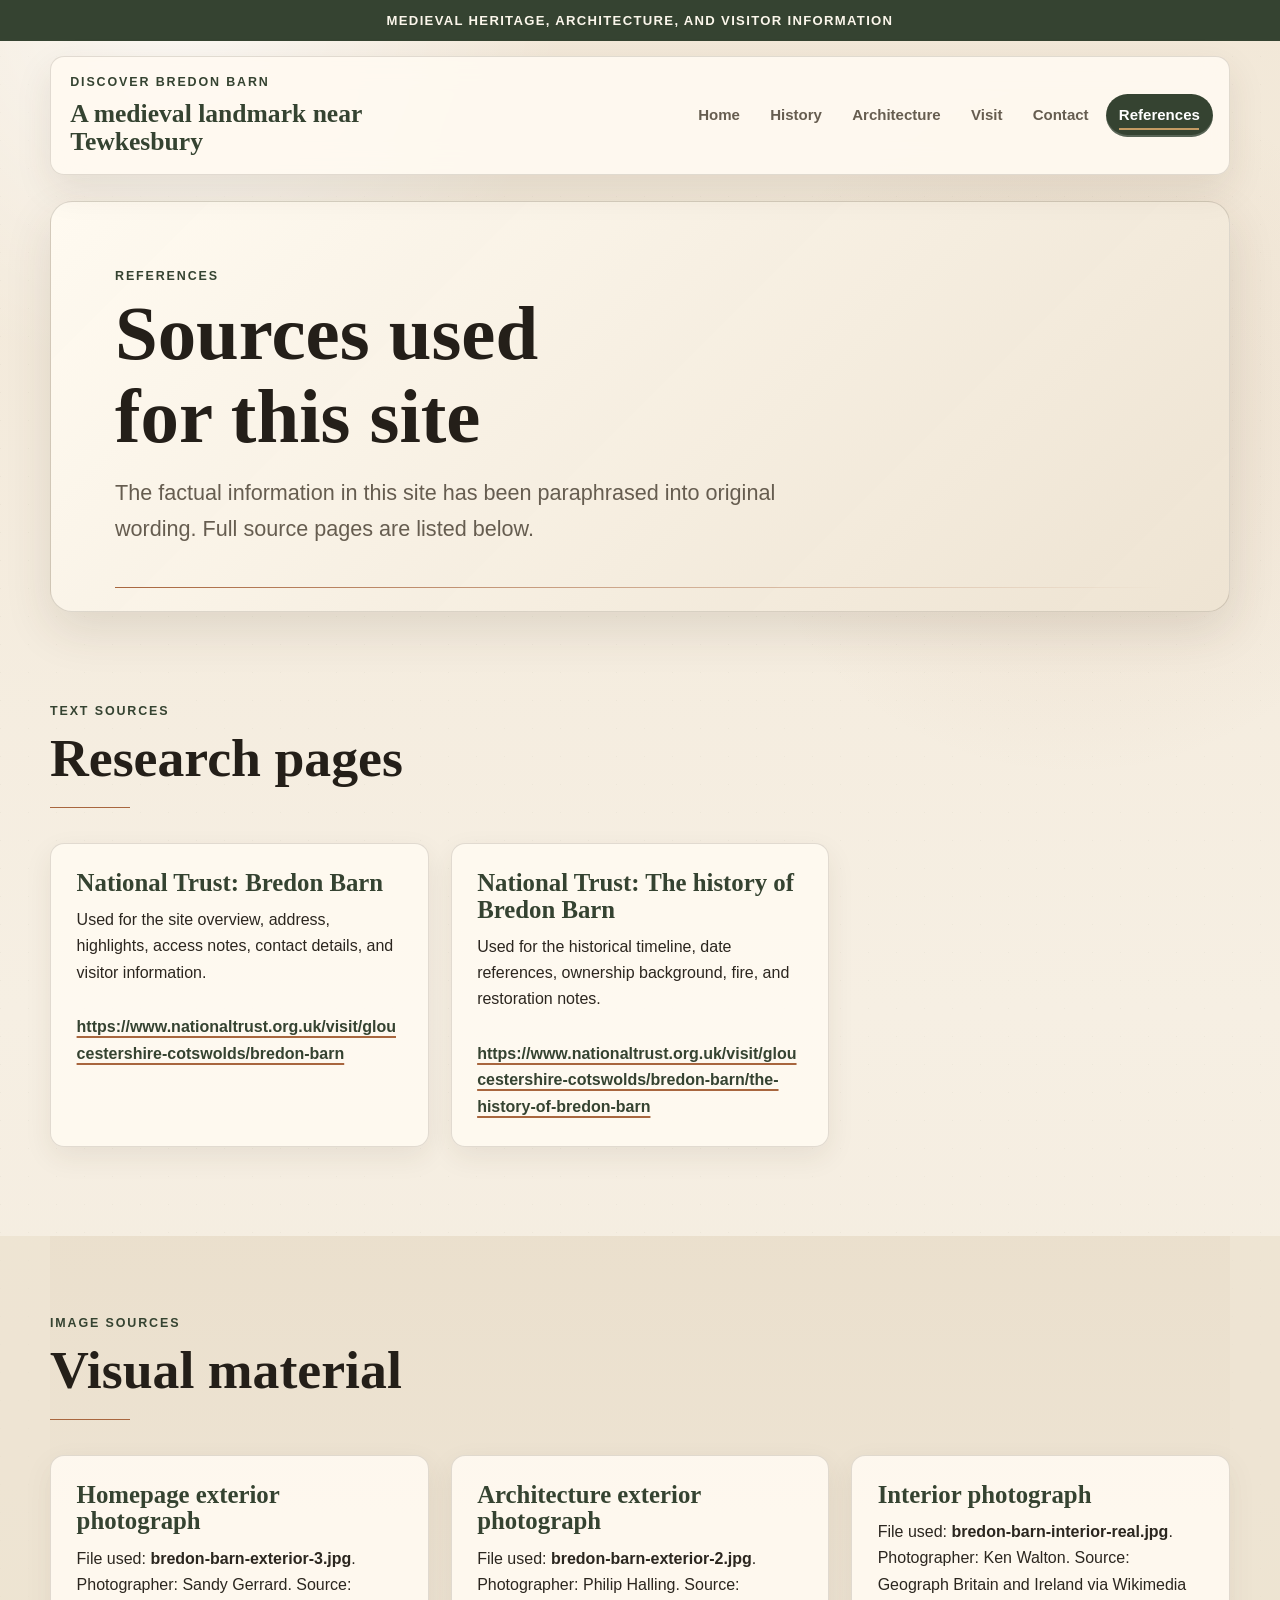
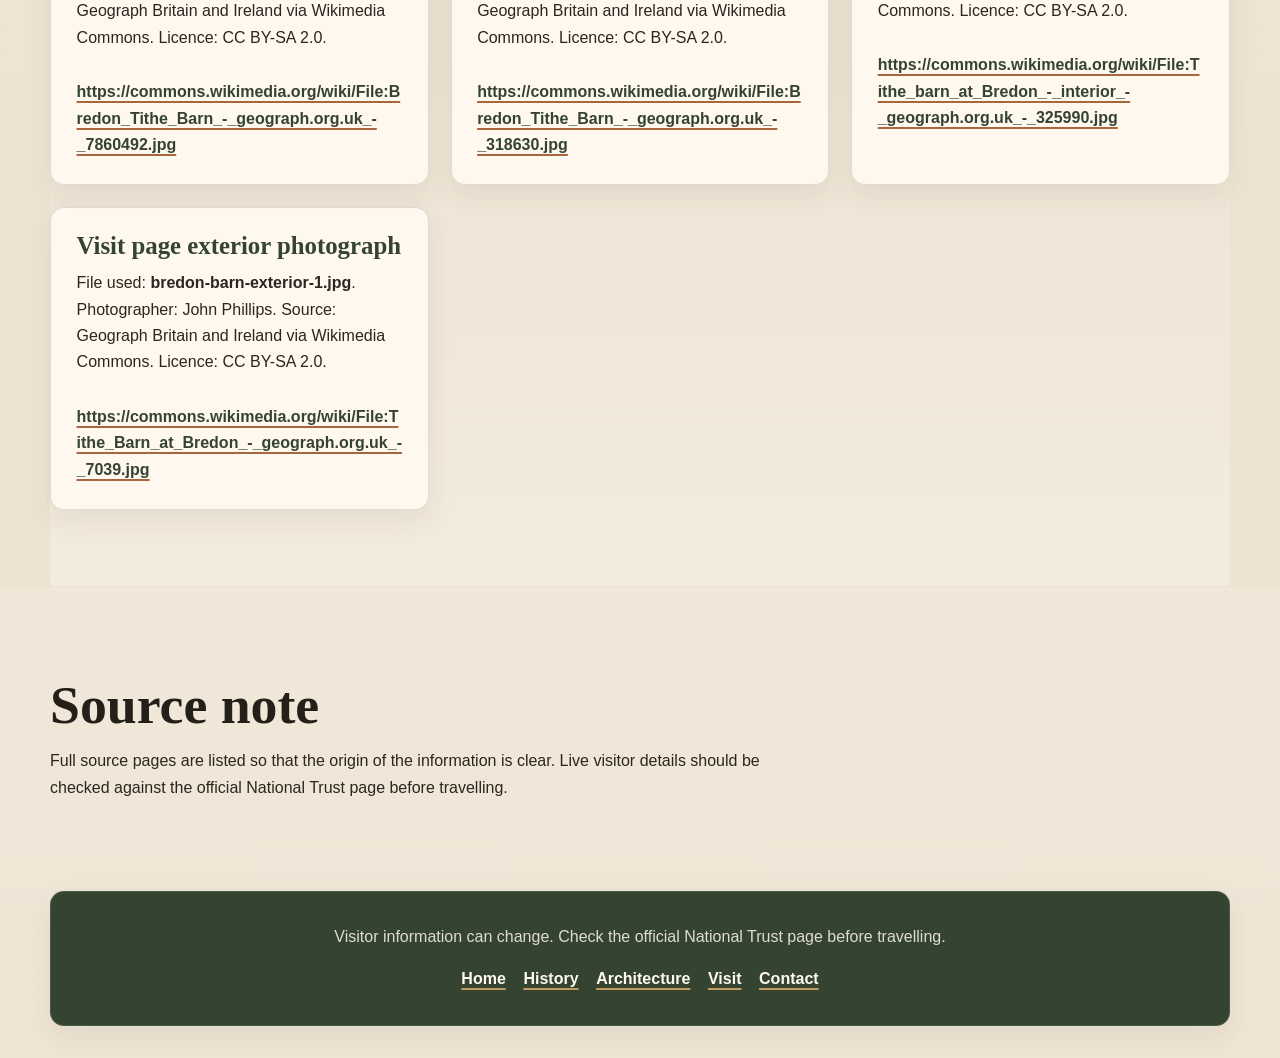
<file: references.html>
<!DOCTYPE html>
<html lang="en">
<head>
  <meta charset="UTF-8">
  <meta name="viewport" content="width=device-width, initial-scale=1.0">
  <title>Discover Bredon Barn | References</title>
  <meta name="description" content="References for the text research and images used on the Bredon Barn website.">
  <link rel="stylesheet" href="css/style.css">
</head>
<body>
  <a class="skip-link" href="#main-content">Skip to content</a>
  <div class="topbar">Medieval heritage, architecture, and visitor information</div>
  <header class="site-header">
    <div class="brand">
      <p class="eyebrow">Discover Bredon Barn</p>
      <a href="index.html">A medieval landmark near Tewkesbury</a>
    </div>
    <nav aria-label="Primary">
      <ul class="nav-list">
        <li><a href="index.html">Home</a></li>
        <li><a href="history.html">History</a></li>
        <li><a href="architecture.html">Architecture</a></li>
        <li><a href="visit.html">Visit</a></li>
        <li><a href="contact.html">Contact</a></li>
        <li><a aria-current="page" href="references.html">References</a></li>
      </ul>
    </nav>
  </header>

  <main id="main-content">
    <section class="page-hero">
      <p class="eyebrow">References</p>
      <h1>Sources used for this site</h1>
      <p class="lead">The factual information in this site has been paraphrased into original wording. Full source pages are listed below.</p>
    </section>

    <section class="section">
      <div class="section-heading">
        <p class="eyebrow">Text sources</p>
        <h2>Research pages</h2>
      </div>
      <div class="card-grid">
        <article class="card">
          <h3>National Trust: Bredon Barn</h3>
          <p>Used for the site overview, address, highlights, access notes, contact details, and visitor information.</p>
          <p><a class="text-link" href="https://www.nationaltrust.org.uk/visit/gloucestershire-cotswolds/bredon-barn">https://www.nationaltrust.org.uk/visit/gloucestershire-cotswolds/bredon-barn</a></p>
        </article>
        <article class="card">
          <h3>National Trust: The history of Bredon Barn</h3>
          <p>Used for the historical timeline, date references, ownership background, fire, and restoration notes.</p>
          <p><a class="text-link" href="https://www.nationaltrust.org.uk/visit/gloucestershire-cotswolds/bredon-barn/the-history-of-bredon-barn">https://www.nationaltrust.org.uk/visit/gloucestershire-cotswolds/bredon-barn/the-history-of-bredon-barn</a></p>
        </article>
      </div>
    </section>

    <section class="section section-muted">
      <div class="section-heading">
        <p class="eyebrow">Image sources</p>
        <h2>Visual material</h2>
      </div>
      <div class="card-grid">
        <article class="card">
          <h3>Homepage exterior photograph</h3>
          <p>File used: <strong>bredon-barn-exterior-3.jpg</strong>. Photographer: Sandy Gerrard. Source: Geograph Britain and Ireland via Wikimedia Commons. Licence: CC BY-SA 2.0.</p>
          <p><a class="text-link" href="https://commons.wikimedia.org/wiki/File:Bredon_Tithe_Barn_-_geograph.org.uk_-_7860492.jpg">https://commons.wikimedia.org/wiki/File:Bredon_Tithe_Barn_-_geograph.org.uk_-_7860492.jpg</a></p>
        </article>
        <article class="card">
          <h3>Architecture exterior photograph</h3>
          <p>File used: <strong>bredon-barn-exterior-2.jpg</strong>. Photographer: Philip Halling. Source: Geograph Britain and Ireland via Wikimedia Commons. Licence: CC BY-SA 2.0.</p>
          <p><a class="text-link" href="https://commons.wikimedia.org/wiki/File:Bredon_Tithe_Barn_-_geograph.org.uk_-_318630.jpg">https://commons.wikimedia.org/wiki/File:Bredon_Tithe_Barn_-_geograph.org.uk_-_318630.jpg</a></p>
        </article>
        <article class="card">
          <h3>Interior photograph</h3>
          <p>File used: <strong>bredon-barn-interior-real.jpg</strong>. Photographer: Ken Walton. Source: Geograph Britain and Ireland via Wikimedia Commons. Licence: CC BY-SA 2.0.</p>
          <p><a class="text-link" href="https://commons.wikimedia.org/wiki/File:Tithe_barn_at_Bredon_-_interior_-_geograph.org.uk_-_325990.jpg">https://commons.wikimedia.org/wiki/File:Tithe_barn_at_Bredon_-_interior_-_geograph.org.uk_-_325990.jpg</a></p>
        </article>
        <article class="card">
          <h3>Visit page exterior photograph</h3>
          <p>File used: <strong>bredon-barn-exterior-1.jpg</strong>. Photographer: John Phillips. Source: Geograph Britain and Ireland via Wikimedia Commons. Licence: CC BY-SA 2.0.</p>
          <p><a class="text-link" href="https://commons.wikimedia.org/wiki/File:Tithe_Barn_at_Bredon_-_geograph.org.uk_-_7039.jpg">https://commons.wikimedia.org/wiki/File:Tithe_Barn_at_Bredon_-_geograph.org.uk_-_7039.jpg</a></p>
        </article>
      </div>
    </section>

    <section class="section">
      <div class="narrow-copy">
        <h2>Source note</h2>
        <p>Full source pages are listed so that the origin of the information is clear. Live visitor details should be checked against the official National Trust page before travelling.</p>
      </div>
    </section>
  </main>

  <footer class="site-footer">
    <p>Visitor information can change. Check the official National Trust page before travelling.</p>
    <ul class="footer-links">
      <li><a href="index.html">Home</a></li>
      <li><a href="history.html">History</a></li>
      <li><a href="architecture.html">Architecture</a></li>
      <li><a href="visit.html">Visit</a></li>
      <li><a href="contact.html">Contact</a></li>
    </ul>
  </footer>
</body>
</html>
</file>
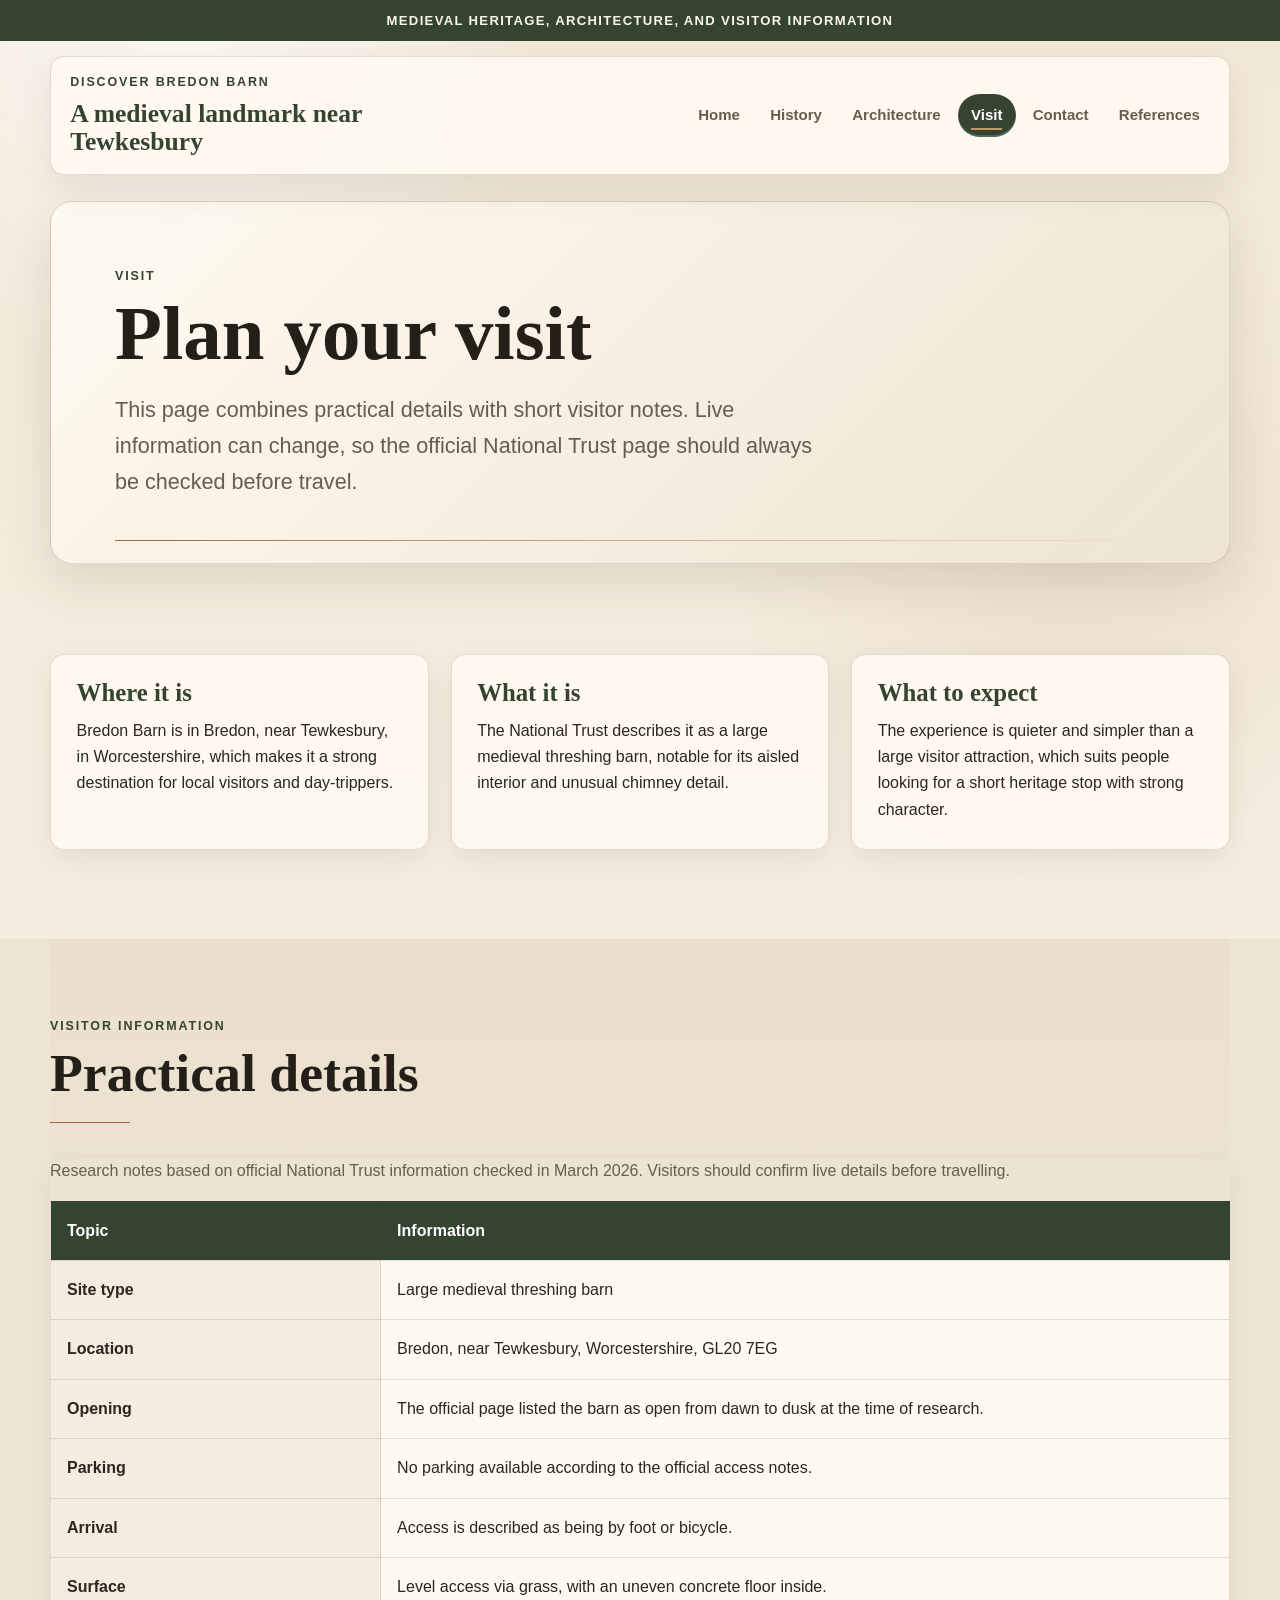
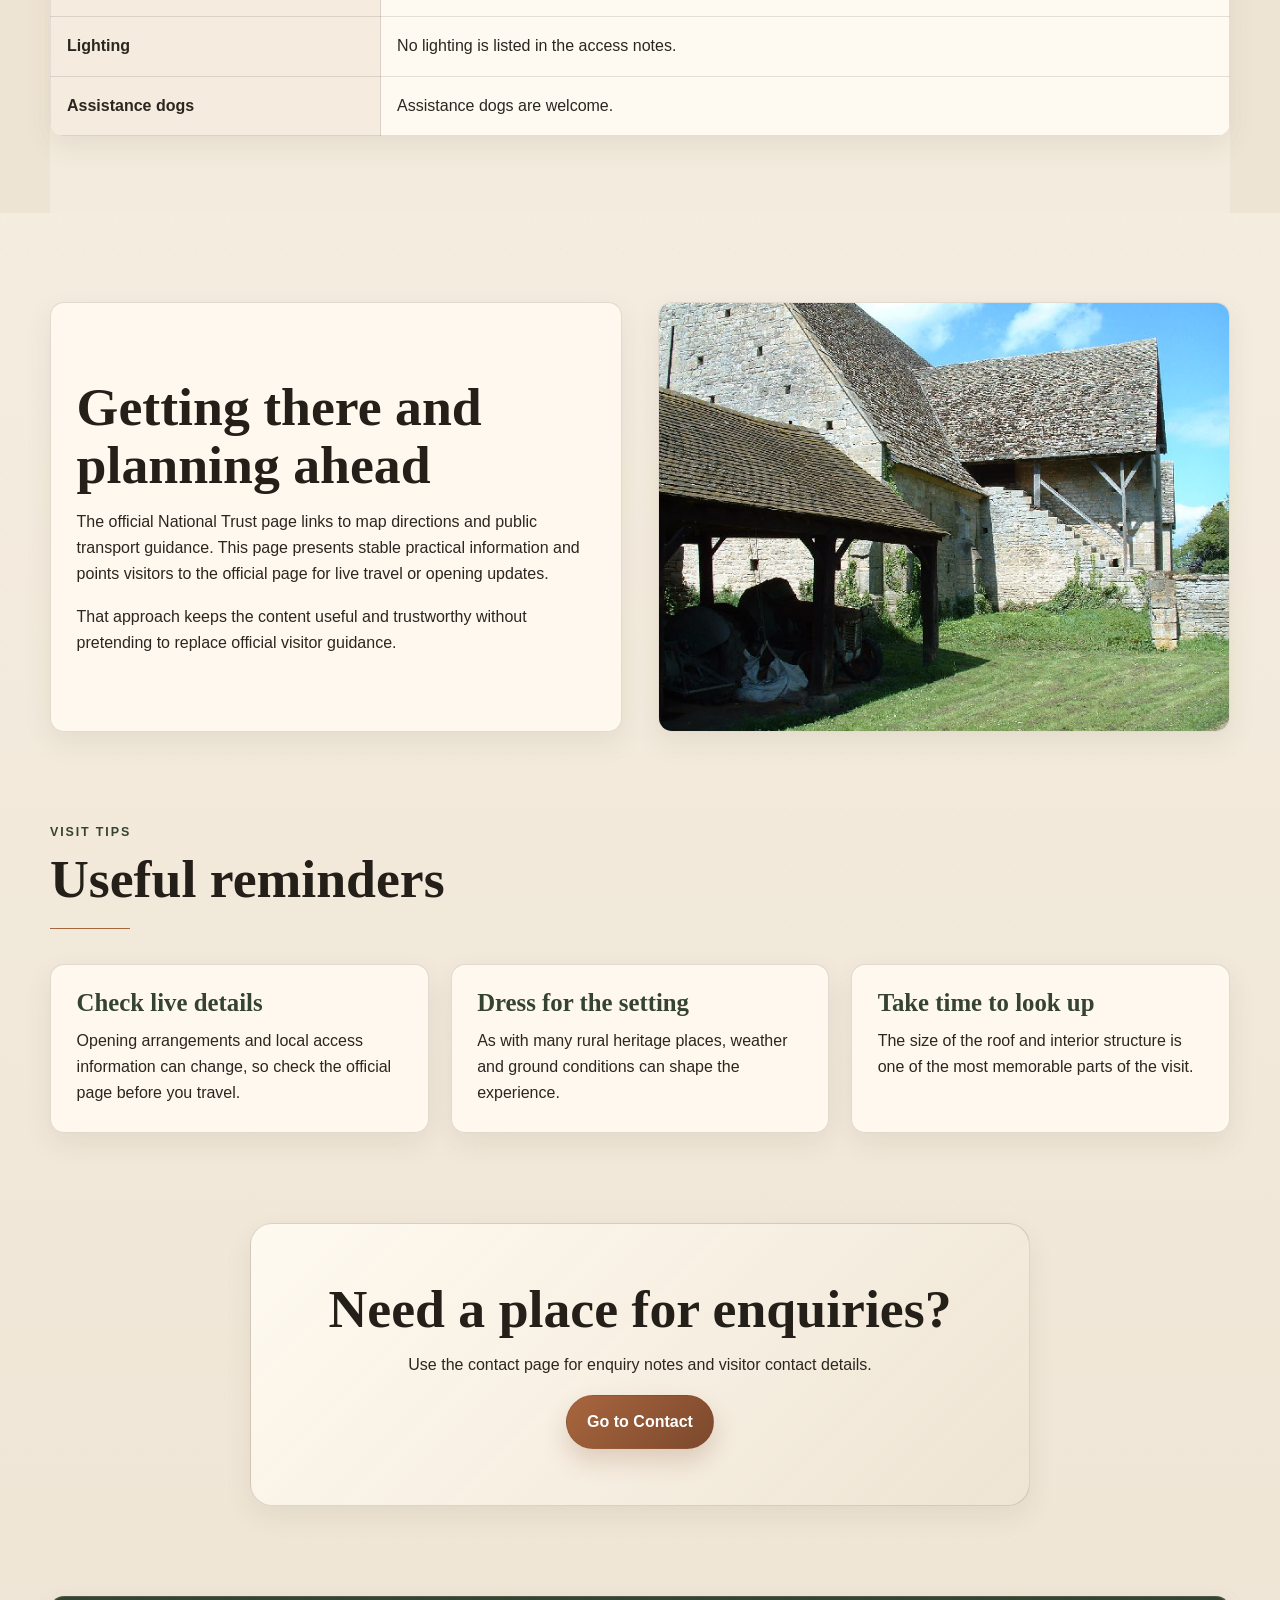
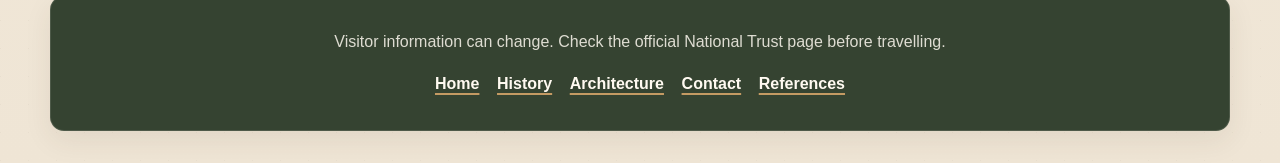
<file: visit.html>
<!DOCTYPE html>
<html lang="en">
<head>
  <meta charset="UTF-8">
  <meta name="viewport" content="width=device-width, initial-scale=1.0">
  <title>Discover Bredon Barn | Visit</title>
  <meta name="description" content="Plan a visit to Bredon Barn with location, access, and practical notes presented in a clear table and visitor guide.">
  <link rel="stylesheet" href="css/style.css">
</head>
<body>
  <a class="skip-link" href="#main-content">Skip to content</a>
  <div class="topbar">Medieval heritage, architecture, and visitor information</div>
  <header class="site-header">
    <div class="brand">
      <p class="eyebrow">Discover Bredon Barn</p>
      <a href="index.html">A medieval landmark near Tewkesbury</a>
    </div>
    <nav aria-label="Primary">
      <ul class="nav-list">
        <li><a href="index.html">Home</a></li>
        <li><a href="history.html">History</a></li>
        <li><a href="architecture.html">Architecture</a></li>
        <li><a aria-current="page" href="visit.html">Visit</a></li>
        <li><a href="contact.html">Contact</a></li>
        <li><a href="references.html">References</a></li>
      </ul>
    </nav>
  </header>

  <main id="main-content">
    <section class="page-hero">
      <p class="eyebrow">Visit</p>
      <h1>Plan your visit</h1>
      <p class="lead">This page combines practical details with short visitor notes. Live information can change, so the official National Trust page should always be checked before travel.</p>
    </section>

    <section class="section">
      <div class="card-grid">
        <article class="card">
          <h3>Where it is</h3>
          <p>Bredon Barn is in Bredon, near Tewkesbury, in Worcestershire, which makes it a strong destination for local visitors and day-trippers.</p>
        </article>
        <article class="card">
          <h3>What it is</h3>
          <p>The National Trust describes it as a large medieval threshing barn, notable for its aisled interior and unusual chimney detail.</p>
        </article>
        <article class="card">
          <h3>What to expect</h3>
          <p>The experience is quieter and simpler than a large visitor attraction, which suits people looking for a short heritage stop with strong character.</p>
        </article>
      </div>
    </section>

    <section class="section section-muted">
      <div class="section-heading">
        <p class="eyebrow">Visitor information</p>
        <h2>Practical details</h2>
      </div>
      <div class="table-wrap">
        <table>
          <caption>Research notes based on official National Trust information checked in March 2026. Visitors should confirm live details before travelling.</caption>
          <thead>
            <tr>
              <th scope="col">Topic</th>
              <th scope="col">Information</th>
            </tr>
          </thead>
          <tbody>
            <tr>
              <th scope="row">Site type</th>
              <td>Large medieval threshing barn</td>
            </tr>
            <tr>
              <th scope="row">Location</th>
              <td>Bredon, near Tewkesbury, Worcestershire, GL20 7EG</td>
            </tr>
            <tr>
              <th scope="row">Opening</th>
              <td>The official page listed the barn as open from dawn to dusk at the time of research.</td>
            </tr>
            <tr>
              <th scope="row">Parking</th>
              <td>No parking available according to the official access notes.</td>
            </tr>
            <tr>
              <th scope="row">Arrival</th>
              <td>Access is described as being by foot or bicycle.</td>
            </tr>
            <tr>
              <th scope="row">Surface</th>
              <td>Level access via grass, with an uneven concrete floor inside.</td>
            </tr>
            <tr>
              <th scope="row">Lighting</th>
              <td>No lighting is listed in the access notes.</td>
            </tr>
            <tr>
              <th scope="row">Assistance dogs</th>
              <td>Assistance dogs are welcome.</td>
            </tr>
          </tbody>
        </table>
      </div>
    </section>

    <section class="section">
      <div class="feature-band">
        <div class="feature-copy">
          <h2>Getting there and planning ahead</h2>
          <p>The official National Trust page links to map directions and public transport guidance. This page presents stable practical information and points visitors to the official page for live travel or opening updates.</p>
          <p>That approach keeps the content useful and trustworthy without pretending to replace official visitor guidance.</p>
        </div>
        <div class="feature-image">
          <img src="images/bredon-barn-exterior-1.jpg" alt="Exterior photograph of Bredon Barn in its wider setting">
        </div>
      </div>
    </section>

    <section class="section">
      <div class="section-heading">
        <p class="eyebrow">Visit tips</p>
        <h2>Useful reminders</h2>
      </div>
      <div class="card-grid">
        <article class="card">
          <h3>Check live details</h3>
          <p>Opening arrangements and local access information can change, so check the official page before you travel.</p>
        </article>
        <article class="card">
          <h3>Dress for the setting</h3>
          <p>As with many rural heritage places, weather and ground conditions can shape the experience.</p>
        </article>
        <article class="card">
          <h3>Take time to look up</h3>
          <p>The size of the roof and interior structure is one of the most memorable parts of the visit.</p>
        </article>
      </div>
    </section>

    <section class="section section-cta">
      <h2>Need a place for enquiries?</h2>
      <p>Use the contact page for enquiry notes and visitor contact details.</p>
      <a class="button" href="contact.html">Go to Contact</a>
    </section>
  </main>

  <footer class="site-footer">
    <p>Visitor information can change. Check the official National Trust page before travelling.</p>
    <ul class="footer-links">
      <li><a href="index.html">Home</a></li>
      <li><a href="history.html">History</a></li>
      <li><a href="architecture.html">Architecture</a></li>
      <li><a href="contact.html">Contact</a></li>
      <li><a href="references.html">References</a></li>
    </ul>
  </footer>
</body>
</html>
</file>
<file: css/style.css>
:root {
  --bg: #f6efe3;
  --bg-soft: #ebe0cd;
  --paper: #fffaf1;
  --paper-soft: rgba(255, 250, 241, 0.9);
  --stone: #d6cab8;
  --stone-soft: #eee7dc;
  --line: rgba(68, 55, 43, 0.18);
  --text: #2b261f;
  --muted: #665d50;
  --olive: #536548;
  --olive-deep: #354331;
  --olive-soft: #dfe5d7;
  --clay: #a8663e;
  --clay-deep: #7c482d;
  --gold: #c49a63;
  --shadow: 0 18px 48px rgba(67, 48, 30, 0.12);
  --shadow-soft: 0 10px 28px rgba(67, 48, 30, 0.08);
  --radius-lg: 22px;
  --radius-md: 14px;
  --radius-sm: 8px;
  --max-width: 1180px;
  --gutter: clamp(1rem, 3vw, 2rem);
  --section-space: clamp(3.2rem, 7vw, 6.5rem);
  --serif: Baskerville, "Palatino Linotype", "Book Antiqua", Georgia, serif;
  --sans: "Avenir Next", "Segoe UI", Tahoma, Arial, sans-serif;
}

* {
  box-sizing: border-box;
}

html {
  scroll-behavior: smooth;
}

body {
  margin: 0;
  font-family: var(--sans);
  line-height: 1.65;
  color: var(--text);
  background:
    radial-gradient(circle at 14% 0%, rgba(255, 255, 255, 0.72), transparent 24rem),
    radial-gradient(circle at 84% 16%, rgba(164, 110, 68, 0.1), transparent 22rem),
    linear-gradient(135deg, rgba(82, 71, 56, 0.045) 0 1px, transparent 1px) 0 0 / 28px 28px,
    linear-gradient(180deg, #f2e8d8 0%, var(--bg) 38%, #efe5d5 100%);
}

img {
  display: block;
  max-width: 100%;
}

a {
  color: inherit;
}

a:focus-visible,
button:focus-visible,
input:focus-visible,
textarea:focus-visible {
  outline: 3px solid rgba(168, 102, 62, 0.35);
  outline-offset: 4px;
}

/* Accessibility and shared structure */
.skip-link {
  position: absolute;
  left: 1rem;
  top: -4rem;
  z-index: 1000;
  padding: 0.75rem 1rem;
  color: #fff;
  background: var(--olive-deep);
  border-radius: 0 0 var(--radius-sm) var(--radius-sm);
}

.skip-link:focus {
  top: 0;
}

.topbar {
  padding: 0.62rem 1rem;
  text-align: center;
  font-size: 0.82rem;
  font-weight: 700;
  letter-spacing: 0.1em;
  text-transform: uppercase;
  color: #fbf6eb;
  background: var(--olive-deep);
}

.site-header,
.hero,
.page-hero,
.section,
.site-footer {
  width: min(calc(100% - (var(--gutter) * 2)), var(--max-width));
  margin-left: auto;
  margin-right: auto;
}

/* Header and navigation */
.site-header {
  position: sticky;
  top: 0.8rem;
  z-index: 50;
  display: flex;
  justify-content: space-between;
  align-items: center;
  gap: 1.4rem;
  margin-top: 0.9rem;
  margin-bottom: 1.6rem;
  padding: 0.95rem 1rem 0.95rem 1.2rem;
  background: rgba(255, 250, 241, 0.9);
  border: 1px solid rgba(68, 55, 43, 0.16);
  border-radius: var(--radius-md);
  box-shadow: 0 14px 36px rgba(67, 48, 30, 0.1);
  backdrop-filter: blur(14px);
}

.brand {
  min-width: 15rem;
}

.brand a {
  display: inline-block;
  max-width: 20rem;
  font-family: var(--serif);
  font-size: clamp(1.35rem, 2vw, 1.7rem);
  font-weight: 700;
  line-height: 1.12;
  text-decoration: none;
  color: var(--olive-deep);
}

.brand a:hover,
.brand a:focus-visible {
  color: var(--clay-deep);
}

.nav-list {
  display: flex;
  flex-wrap: wrap;
  justify-content: flex-end;
  gap: 0.25rem;
  margin: 0;
  padding: 0;
  list-style: none;
}

.nav-list a {
  position: relative;
  display: inline-flex;
  align-items: center;
  min-height: 42px;
  padding: 0.58rem 0.82rem;
  border-radius: 999px;
  color: var(--muted);
  font-size: 0.94rem;
  font-weight: 700;
  text-decoration: none;
  transition: color 0.2s ease, background-color 0.2s ease, transform 0.2s ease;
}

.nav-list a::after {
  content: "";
  position: absolute;
  left: 0.85rem;
  right: 0.85rem;
  bottom: 0.42rem;
  height: 2px;
  background: var(--clay);
  transform: scaleX(0);
  transform-origin: center;
  transition: transform 0.2s ease;
}

.nav-list a:hover,
.nav-list a:focus-visible {
  color: var(--olive-deep);
  background: rgba(83, 101, 72, 0.1);
  transform: translateY(-1px);
}

.nav-list a:hover::after,
.nav-list a:focus-visible::after {
  transform: scaleX(1);
}

.nav-list a[aria-current="page"] {
  color: #fff;
  background: var(--olive-deep);
  box-shadow: inset 0 -2px 0 rgba(255, 255, 255, 0.18);
}

.nav-list a[aria-current="page"]::after {
  background: var(--gold);
  transform: scaleX(1);
}

/* Typography */
.eyebrow {
  margin: 0 0 0.45rem;
  color: var(--olive-deep);
  font-size: 0.78rem;
  font-weight: 800;
  letter-spacing: 0.15em;
  text-transform: uppercase;
}

h1,
h2,
h3,
legend {
  margin-top: 0;
  font-family: var(--serif);
  line-height: 1.08;
  color: #241f19;
  letter-spacing: 0;
}

h1 {
  margin-bottom: 1rem;
  font-size: clamp(3rem, 8vw, 6.2rem);
}

h2 {
  margin-bottom: 0.9rem;
  font-size: clamp(2rem, 4.2vw, 3.4rem);
}

h3,
legend {
  margin-bottom: 0.65rem;
  font-size: clamp(1.3rem, 2vw, 1.55rem);
}

p,
li,
td,
th,
label,
input,
textarea,
button,
figcaption,
caption,
span {
  font-size: 1rem;
}

p {
  margin-top: 0;
}

p:last-child {
  margin-bottom: 0;
}

.lead {
  max-width: 45rem;
  color: var(--muted);
  font-size: clamp(1.15rem, 2vw, 1.35rem);
}

/* Buttons and links */
.button-row {
  display: flex;
  flex-wrap: wrap;
  gap: 0.85rem;
  margin-top: 1.6rem;
}

.button-row-center {
  justify-content: center;
}

.button,
button.button {
  display: inline-flex;
  align-items: center;
  justify-content: center;
  min-height: 48px;
  padding: 0.82rem 1.25rem;
  color: #fff;
  background: linear-gradient(135deg, var(--clay), var(--clay-deep));
  border: 1px solid rgba(124, 72, 45, 0.16);
  border-radius: 999px;
  box-shadow: 0 12px 24px rgba(124, 72, 45, 0.2);
  cursor: pointer;
  font-weight: 800;
  text-decoration: none;
  transition: transform 0.2s ease, box-shadow 0.2s ease, background-color 0.2s ease;
}

.button:hover,
.button:focus-visible,
button.button:hover,
button.button:focus-visible {
  transform: translateY(-2px);
  box-shadow: 0 16px 30px rgba(124, 72, 45, 0.28);
}

.button-secondary {
  color: var(--olive-deep);
  background: #f5efe3;
  border-color: rgba(83, 101, 72, 0.22);
  box-shadow: none;
}

.button-secondary:hover,
.button-secondary:focus-visible {
  background: var(--olive-soft);
  box-shadow: 0 12px 24px rgba(53, 67, 49, 0.12);
}

.text-link {
  display: inline-block;
  max-width: 100%;
  margin-top: 0.75rem;
  color: var(--olive-deep);
  font-weight: 800;
  text-decoration-color: var(--clay);
  text-decoration-thickness: 0.12em;
  text-underline-offset: 0.22em;
  overflow-wrap: anywhere;
}

.text-link:hover,
.text-link:focus-visible {
  color: var(--clay-deep);
}

/* Hero areas */
.hero,
.page-hero {
  position: relative;
  overflow: hidden;
  border: 1px solid var(--line);
  box-shadow: var(--shadow);
}

.hero {
  min-height: clamp(560px, 72vh, 760px);
  display: grid;
  grid-template-columns: minmax(0, 0.88fr) minmax(0, 1.12fr);
  align-items: stretch;
  margin-bottom: var(--section-space);
  background: var(--olive-deep);
  border-radius: var(--radius-lg);
}

.hero::before {
  content: "";
  position: absolute;
  inset: 0;
  background:
    linear-gradient(90deg, rgba(32, 39, 29, 0.92) 0%, rgba(32, 39, 29, 0.76) 37%, rgba(32, 39, 29, 0.12) 72%),
    linear-gradient(180deg, transparent 58%, rgba(32, 39, 29, 0.68));
  pointer-events: none;
  z-index: 1;
}

.hero-copy {
  position: relative;
  z-index: 2;
  align-self: center;
  padding: clamp(2rem, 5vw, 4.8rem);
  color: #fffaf1;
}

.hero-copy .eyebrow,
.hero-copy h1 {
  color: #fffaf1;
}

.hero-copy .lead {
  color: rgba(255, 250, 241, 0.88);
}

.hero-meta {
  display: flex;
  flex-wrap: wrap;
  gap: 0.65rem;
  margin: 1.4rem 0 0;
  padding: 0;
  list-style: none;
}

.hero-meta li {
  padding: 0.42rem 0.72rem;
  color: #fffaf1;
  background: rgba(255, 250, 241, 0.13);
  border: 1px solid rgba(255, 250, 241, 0.22);
  border-radius: 999px;
  font-size: 0.9rem;
  font-weight: 700;
}

.hero-art {
  position: relative;
  min-height: 100%;
  margin: 0;
}

.hero-art img {
  width: 100%;
  height: 100%;
  min-height: 420px;
  object-fit: cover;
}

.hero-art figcaption {
  position: absolute;
  right: 1.2rem;
  bottom: 1.2rem;
  z-index: 2;
  max-width: 18rem;
  padding: 0.65rem 0.8rem;
  color: rgba(255, 250, 241, 0.92);
  background: rgba(32, 39, 29, 0.72);
  border: 1px solid rgba(255, 250, 241, 0.18);
  border-radius: var(--radius-sm);
  font-size: 0.84rem;
  backdrop-filter: blur(8px);
}

.page-hero {
  margin-bottom: var(--section-space);
  padding: clamp(2rem, 5vw, 4rem);
  background:
    linear-gradient(135deg, rgba(255, 250, 241, 0.96), rgba(237, 226, 209, 0.94)),
    var(--paper);
  border-radius: var(--radius-lg);
}

.page-hero::after {
  content: "";
  position: absolute;
  left: clamp(2rem, 5vw, 4rem);
  right: clamp(2rem, 5vw, 4rem);
  bottom: 1.4rem;
  height: 1px;
  background: linear-gradient(90deg, var(--clay), transparent);
}

.page-hero h1 {
  max-width: 14ch;
  font-size: clamp(2.7rem, 6vw, 5rem);
}

/* Sections and editorial layouts */
.section {
  margin-top: 0;
  margin-bottom: var(--section-space);
  animation: rise-in 0.7s ease both;
}

.section-muted {
  padding-top: clamp(2.8rem, 6vw, 5rem);
  padding-bottom: clamp(2.8rem, 6vw, 5rem);
  background:
    linear-gradient(180deg, rgba(235, 224, 205, 0.82), rgba(245, 238, 226, 0.82)),
    var(--bg-soft);
  box-shadow: 0 0 0 100vmax rgba(235, 224, 205, 0.68);
  clip-path: inset(0 -100vmax);
}

.section-heading {
  max-width: 48rem;
  margin-bottom: clamp(1.4rem, 3vw, 2.2rem);
}

.section-heading::after {
  content: "";
  display: block;
  width: 5rem;
  height: 1px;
  margin-top: 1.25rem;
  background: var(--clay);
}

.section-cta {
  max-width: 780px;
  padding: clamp(2rem, 5vw, 3.5rem);
  text-align: center;
  background:
    linear-gradient(135deg, rgba(255, 250, 241, 0.96), rgba(237, 226, 209, 0.92)),
    var(--paper);
  border: 1px solid var(--line);
  border-radius: var(--radius-lg);
  box-shadow: var(--shadow-soft);
}

.section-cta .section-heading::after,
.section-cta::after {
  display: none;
}

.intro-layout,
.split-layout,
.feature-band,
.contact-grid,
.visit-panel {
  display: grid;
  gap: clamp(1.4rem, 3vw, 2.2rem);
  align-items: start;
}

.intro-layout {
  grid-template-columns: minmax(0, 1.45fr) minmax(280px, 0.75fr);
}

.intro-copy {
  max-width: 54rem;
  padding-top: 0.35rem;
  font-size: 1.08rem;
  border-top: 1px solid var(--line);
}

.intro-copy p:first-child {
  font-size: clamp(1.25rem, 2.2vw, 1.55rem);
  line-height: 1.45;
  color: #352c23;
}

.split-layout {
  grid-template-columns: minmax(0, 1.35fr) minmax(280px, 0.8fr);
}

.feature-band {
  grid-template-columns: minmax(0, 1fr) minmax(0, 1fr);
  align-items: stretch;
}

.contact-grid {
  grid-template-columns: minmax(280px, 0.95fr) minmax(0, 1.05fr);
}

.narrow-copy {
  max-width: 48rem;
}

/* Cards, panels, and media */
.card-grid,
.timeline-grid,
.highlight-grid,
.gallery-grid {
  display: grid;
  gap: clamp(1rem, 2vw, 1.35rem);
}

.card-grid {
  grid-template-columns: repeat(3, minmax(0, 1fr));
}

.highlight-grid {
  grid-template-columns: repeat(4, minmax(0, 1fr));
}

.timeline-grid {
  grid-template-columns: repeat(5, minmax(0, 1fr));
}

.card,
.timeline-item,
.fact-panel,
.full-image-card,
.contact-info,
.contact-form,
.feature-image,
.feature-copy,
.gallery-item {
  background: rgba(255, 250, 241, 0.9);
  border: 1px solid rgba(68, 55, 43, 0.16);
  border-radius: var(--radius-md);
  box-shadow: var(--shadow-soft);
}

.card,
.timeline-item,
.fact-panel,
.contact-info,
.feature-copy,
.contact-form {
  padding: clamp(1.15rem, 2.2vw, 1.6rem);
}

.card,
.timeline-item,
.gallery-item,
.feature-image,
.full-image-card {
  transition: transform 0.22s ease, box-shadow 0.22s ease, border-color 0.22s ease;
}

.card:hover,
.timeline-item:hover,
.gallery-item:hover,
.feature-image:hover,
.full-image-card:hover {
  transform: translateY(-4px);
  border-color: rgba(168, 102, 62, 0.34);
  box-shadow: 0 18px 38px rgba(67, 48, 30, 0.14);
}

.card h3,
.timeline-item h3,
.fact-panel h3 {
  color: var(--olive-deep);
}

.highlight-card {
  position: relative;
  min-height: 15rem;
  padding-top: 4.6rem;
}

.card-marker {
  position: absolute;
  top: 1.25rem;
  left: 1.25rem;
  color: var(--clay-deep);
  font-family: var(--serif);
  font-size: 2rem;
  font-weight: 700;
  line-height: 1;
}

.card-marker::after {
  content: "";
  display: block;
  width: 2.25rem;
  height: 1px;
  margin-top: 0.55rem;
  background: var(--stone);
}

.fact-panel {
  background:
    linear-gradient(180deg, rgba(255, 250, 241, 0.95), rgba(245, 238, 226, 0.96)),
    var(--paper);
}

.fact-panel-feature {
  border-top: 4px solid var(--olive);
}

.fact-list {
  margin: 0;
  padding-left: 1.15rem;
}

.fact-list li + li {
  margin-top: 0.55rem;
}

.feature-image,
.full-image-card,
.gallery-item {
  overflow: hidden;
}

.feature-image img,
.full-image-card img,
.gallery-item img {
  width: 100%;
  height: 100%;
  object-fit: cover;
  transition: transform 0.45s ease;
}

.feature-image:hover img,
.full-image-card:hover img,
.gallery-item:hover img {
  transform: scale(1.035);
}

.feature-image {
  min-height: 340px;
}

.feature-copy {
  display: flex;
  flex-direction: column;
  justify-content: center;
}

.full-image-card figcaption,
.gallery-item figcaption {
  padding: 0.95rem 1.1rem 1.1rem;
  color: var(--muted);
  background: var(--paper);
  font-size: 0.94rem;
}

/* Homepage timeline and visit preview */
.timeline-list {
  position: relative;
  display: grid;
  grid-template-columns: repeat(5, minmax(0, 1fr));
  gap: 1rem;
}

.timeline-list::before {
  content: "";
  position: absolute;
  left: 2rem;
  right: 2rem;
  top: 2.15rem;
  height: 1px;
  background: rgba(83, 101, 72, 0.32);
}

.timeline-list .timeline-item {
  position: relative;
  padding-top: 3.6rem;
  background: rgba(255, 250, 241, 0.76);
}

.timeline-list .timeline-item::before {
  content: "";
  position: absolute;
  top: 1.68rem;
  left: 1.35rem;
  width: 0.9rem;
  height: 0.9rem;
  background: var(--paper);
  border: 3px solid var(--clay);
  border-radius: 50%;
  box-shadow: 0 0 0 5px rgba(235, 224, 205, 0.92);
}

.timeline-date {
  margin: 0 0 0.4rem;
  color: var(--clay-deep);
  font-size: 0.85rem;
  font-weight: 800;
  letter-spacing: 0.08em;
  text-transform: uppercase;
}

.section-visit-preview {
  padding: clamp(1.4rem, 3vw, 2rem);
  background:
    linear-gradient(135deg, rgba(53, 67, 49, 0.96), rgba(83, 101, 72, 0.9)),
    var(--olive-deep);
  border-radius: var(--radius-lg);
  box-shadow: var(--shadow);
  color: #fffaf1;
}

.visit-panel {
  grid-template-columns: minmax(0, 0.92fr) minmax(0, 1.08fr);
  align-items: center;
}

.section-visit-preview h2,
.section-visit-preview .eyebrow {
  color: #fffaf1;
}

.section-visit-preview p {
  color: rgba(255, 250, 241, 0.86);
}

.visit-details {
  display: grid;
  grid-template-columns: repeat(2, minmax(0, 1fr));
  gap: 1px;
  margin: 0;
  padding: 0;
  list-style: none;
  overflow: hidden;
  border: 1px solid rgba(255, 250, 241, 0.18);
  border-radius: var(--radius-md);
  background: rgba(255, 250, 241, 0.16);
}

.visit-details li {
  padding: 1rem;
  background: rgba(255, 250, 241, 0.08);
}

.visit-details strong {
  display: block;
  margin-bottom: 0.35rem;
  color: #fffaf1;
  font-weight: 800;
}

.visit-details span {
  display: block;
  color: rgba(255, 250, 241, 0.82);
}

.gallery-grid {
  grid-template-columns: 1.3fr 0.85fr;
  grid-auto-rows: minmax(230px, auto);
}

.gallery-item {
  display: grid;
  grid-template-rows: minmax(220px, 1fr) auto;
  margin: 0;
}

.gallery-item-large {
  grid-row: span 2;
}

/* Tables and forms */
.table-wrap {
  overflow-x: auto;
  border-radius: var(--radius-md);
  box-shadow: var(--shadow-soft);
}

table {
  width: 100%;
  min-width: 640px;
  border-collapse: collapse;
  overflow: hidden;
  background: var(--paper);
}

caption {
  margin-bottom: 1rem;
  color: var(--muted);
  text-align: left;
}

th,
td {
  padding: 1rem;
  border: 1px solid rgba(68, 55, 43, 0.14);
  text-align: left;
  vertical-align: top;
}

thead th {
  color: #fff;
  background: var(--olive-deep);
}

tbody th {
  width: 28%;
  background: rgba(168, 102, 62, 0.1);
}

.contact-form fieldset {
  margin: 0;
  padding: 0;
  border: 0;
}

.contact-form label {
  display: block;
  margin-top: 1rem;
  margin-bottom: 0.4rem;
  font-weight: 800;
}

.contact-form input,
.contact-form textarea {
  width: 100%;
  padding: 0.85rem 1rem;
  color: var(--text);
  background: rgba(255, 255, 255, 0.82);
  border: 1px solid rgba(68, 55, 43, 0.22);
  border-radius: var(--radius-sm);
  font: inherit;
}

.contact-form input:focus,
.contact-form textarea:focus {
  border-color: var(--clay);
}

.checkbox-row {
  display: flex;
  align-items: flex-start;
  gap: 0.7rem;
  margin-top: 1.2rem;
}

.checkbox-row input {
  width: auto;
  margin-top: 0.25rem;
}

/* Footer */
.site-footer {
  margin-top: 1rem;
  margin-bottom: 2rem;
  padding: clamp(1.4rem, 3vw, 2rem);
  color: rgba(255, 250, 241, 0.84);
  text-align: center;
  background: var(--olive-deep);
  border: 1px solid rgba(255, 250, 241, 0.12);
  border-radius: var(--radius-md);
  box-shadow: var(--shadow-soft);
}

.footer-links {
  display: flex;
  flex-wrap: wrap;
  justify-content: center;
  gap: 0.9rem 1.1rem;
  margin: 1rem 0 0;
  padding: 0;
  list-style: none;
}

.footer-links a {
  color: #fffaf1;
  font-weight: 800;
  text-decoration-color: var(--gold);
  text-decoration-thickness: 0.12em;
  text-underline-offset: 0.22em;
}

.footer-links a:hover,
.footer-links a:focus-visible {
  color: #f2d9b7;
}

@keyframes rise-in {
  from {
    opacity: 0;
    transform: translateY(18px);
  }

  to {
    opacity: 1;
    transform: translateY(0);
  }
}

@media (max-width: 1100px) {
  .site-header {
    display: grid;
  }

  .nav-list {
    justify-content: flex-start;
  }

  .hero {
    grid-template-columns: 1fr;
  }

  .hero::before {
    background:
      linear-gradient(180deg, rgba(32, 39, 29, 0.92) 0%, rgba(32, 39, 29, 0.72) 46%, rgba(32, 39, 29, 0.18) 100%);
  }

  .hero-copy {
    max-width: 760px;
  }

  .hero-art {
    min-height: 360px;
  }

  .highlight-grid,
  .timeline-grid,
  .timeline-list {
    grid-template-columns: repeat(2, minmax(0, 1fr));
  }

  .timeline-list::before {
    display: none;
  }
}

@media (max-width: 860px) {
  :root {
    --section-space: clamp(2.4rem, 8vw, 4rem);
  }

  .intro-layout,
  .split-layout,
  .feature-band,
  .contact-grid,
  .visit-panel {
    grid-template-columns: 1fr;
  }

  .card-grid {
    grid-template-columns: repeat(2, minmax(0, 1fr));
  }

  .gallery-grid {
    grid-template-columns: 1fr;
  }

  .gallery-item-large {
    grid-row: auto;
  }

  .visit-details {
    grid-template-columns: 1fr;
  }
}

@media (max-width: 640px) {
  body {
    font-size: 0.97rem;
  }

  .topbar {
    font-size: 0.72rem;
    letter-spacing: 0.08em;
  }

  .site-header {
    top: 0.4rem;
    padding: 0.85rem;
  }

  .brand {
    min-width: 0;
  }

  .nav-list {
    display: grid;
    grid-template-columns: repeat(2, minmax(0, 1fr));
    width: 100%;
    gap: 0.35rem;
  }

  .nav-list a {
    justify-content: center;
    width: 100%;
    min-height: 44px;
    padding: 0.58rem 0.55rem;
    text-align: center;
  }

  .hero,
  .page-hero,
  .section-cta,
  .section-visit-preview {
    border-radius: var(--radius-md);
  }

  .hero {
    min-height: 0;
  }

  .hero-copy,
  .page-hero {
    padding: 1.35rem;
  }

  .hero-art img {
    min-height: 280px;
  }

  .hero-art figcaption {
    position: static;
    max-width: none;
    border-radius: 0;
  }

  h1 {
    font-size: clamp(2.65rem, 15vw, 4rem);
  }

  .card-grid,
  .highlight-grid,
  .timeline-grid,
  .timeline-list {
    grid-template-columns: 1fr;
  }

  .timeline-list .timeline-item {
    padding-top: 1.4rem;
    padding-left: 3.2rem;
  }

  .timeline-list .timeline-item::before {
    top: 1.55rem;
    left: 1.25rem;
  }

  .feature-image {
    min-height: 260px;
  }

  .button {
    width: 100%;
  }

  table {
    min-width: 0;
  }

  th,
  td {
    padding: 0.8rem;
  }
}

@media (prefers-reduced-motion: reduce) {
  html {
    scroll-behavior: auto;
  }

  *,
  *::before,
  *::after {
    animation-duration: 0.01ms !important;
    animation-iteration-count: 1 !important;
    scroll-behavior: auto !important;
    transition-duration: 0.01ms !important;
  }
}
</file>
